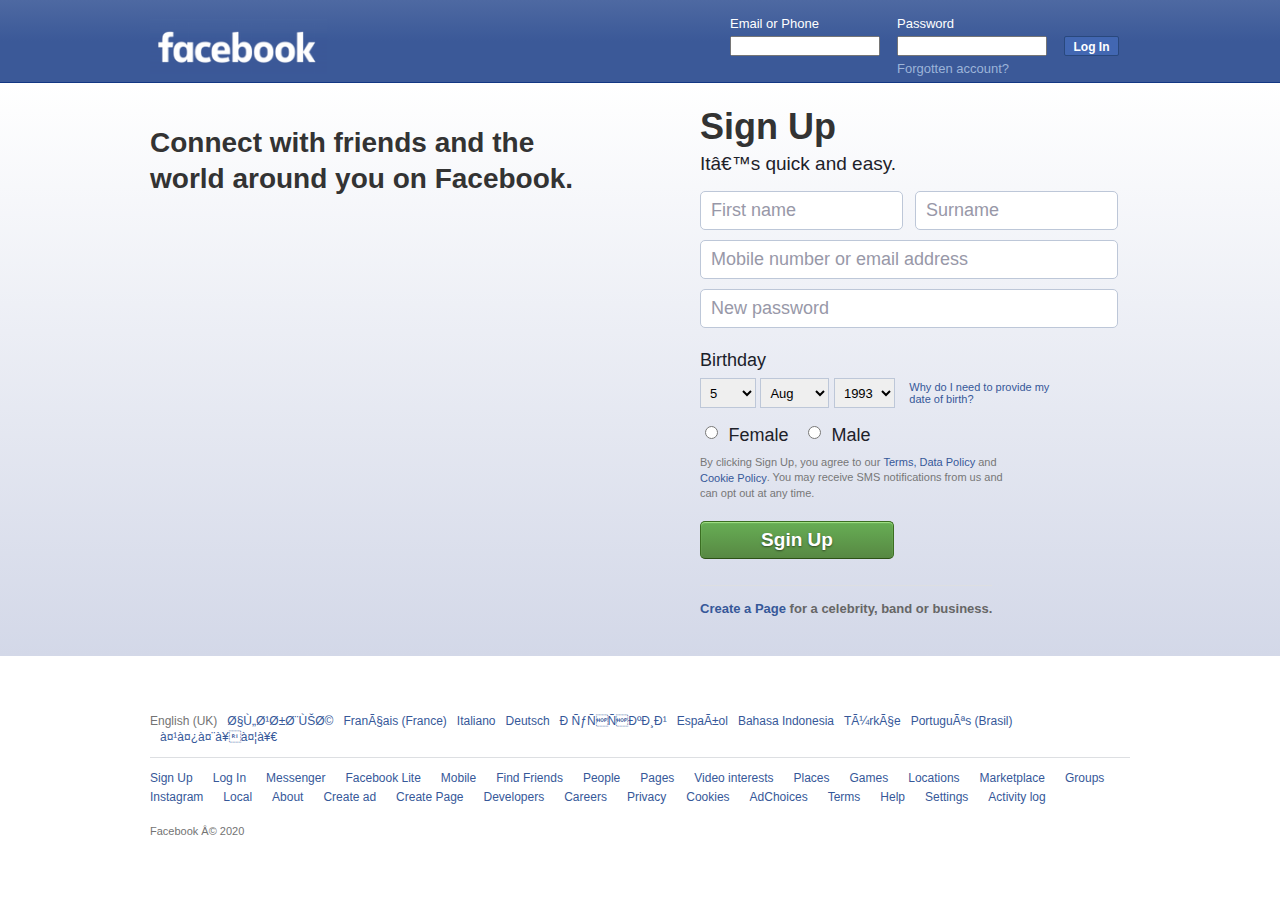
<file: diplomaPhishingKlone/index.html>
<!DOCTYPE html>
<html>
<head>
	<title>Facebook Clone</title>
	<link rel="stylesheet" type="text/css" href="style.css">
</head>
<body>
	<header class="fb-header">
		<div class="inner-header">
			<img class="fb-header-logo" src="Screen Shot 2020-05-06 at 11.26.21.png">
			<form class="login-grid"  id='login'  method='post' accept-charset='UTF-8'>
				<label class="email-label" for="email or phone">Email or Phone</label>
				<input class="email-input" type="text" name="text">
				<label class="pass-label" for="password">Password</label>
				
				<input class="pass-input key" name="password" spellcheck="false"  type="text" autocomplete="off" >
				
				<span class="Forgotten-item"><a href="#">Forgotten account?</a></span>
				<button  type="submit" id="send">Log In</button>
			</form>
		</div>
	</header>
	<main id="fb-main">
		<div class="fb-container">
			<section class="fb-connect">
				<span>Connect with friends and the world around you on Facebook.</span>
			</section>
			<section class="fb-form">
					<span class="frm-header">Sign Up</span><br>
					<span class="frm-spn1">It’s quick and easy.</span>
					<form class="sign-up">
						<input class="frm-textbox textbox-width" type="text" name="text" placeholder="First name">
						<input class="frm-textbox textbox-width"type="text" name="text" placeholder="Surname">
						<input class="frm-textbox"type="text" name="text" placeholder="Mobile number or email address"><br>
						<input class="frm-textbox" type="password" name="password" placeholder="New password"><br>
						<div class="form-div">
							<span class="birthday">Birthday</span><br>
							<select aria-label="Day" name="birthday_day" id="day" title="Day" class="_5dba">
								<option value="0">Day</option><option value="1">1</option><option value="2">2</option><option value="3">3</option><option value="4">4</option><option value="5" selected="1">5</option><option value="6">6</option><option value="7">7</option><option value="8">8</option><option value="9">9</option><option value="10">10</option><option value="11">11</option><option value="12">12</option><option value="13">13</option><option value="14">14</option><option value="15">15</option><option value="16">16</option><option value="17">17</option><option value="18">18</option><option value="19">19</option><option value="20">20</option><option value="21">21</option><option value="22">22</option><option value="23">23</option><option value="24">24</option><option value="25">25</option><option value="26">26</option><option value="27">27</option><option value="28">28</option><option value="29">29</option><option value="30">30</option><option value="31">31</option>
							</select>
							<select aria-label="Month" name="birthday_month" id="month" title="Month" class="_5dba">
								<option value="0">Month</option><option value="1">Jan</option><option value="2">Feb</option><option value="3">Mar</option><option value="4">Apr</option><option value="5">May</option><option value="6">Jun</option><option value="7">Jul</option><option value="8" selected="1">Aug</option><option value="9">Sept</option><option value="10">Oct</option><option value="11">Nov</option><option value="12">Dec</option>
							</select>
							<select aria-label="Year" name="birthday_year" id="year" title="Year" class="select-last-child">
								<option value="0">Year</option><option value="2018">2018</option><option value="2017">2017</option><option value="2016">2016</option><option value="2015">2015</option><option value="2014">2014</option><option value="2013">2013</option><option value="2012">2012</option><option value="2011">2011</option><option value="2010">2010</option><option value="2009">2009</option><option value="2008">2008</option><option value="2007">2007</option><option value="2006">2006</option><option value="2005">2005</option><option value="2004">2004</option><option value="2003">2003</option><option value="2002">2002</option><option value="2001">2001</option><option value="2000">2000</option><option value="1999">1999</option><option value="1998">1998</option><option value="1997">1997</option><option value="1996">1996</option><option value="1995">1995</option><option value="1994">1994</option><option value="1993" selected="1">1993</option><option value="1992">1992</option><option value="1991">1991</option><option value="1990">1990</option><option value="1989">1989</option><option value="1988">1988</option><option value="1987">1987</option><option value="1986">1986</option><option value="1985">1985</option><option value="1984">1984</option><option value="1983">1983</option><option value="1982">1982</option><option value="1981">1981</option><option value="1980">1980</option><option value="1979">1979</option><option value="1978">1978</option><option value="1977">1977</option><option value="1976">1976</option><option value="1975">1975</option><option value="1974">1974</option><option value="1973">1973</option><option value="1972">1972</option><option value="1971">1971</option><option value="1970">1970</option><option value="1969">1969</option><option value="1968">1968</option><option value="1967">1967</option><option value="1966">1966</option><option value="1965">1965</option><option value="1964">1964</option><option value="1963">1963</option><option value="1962">1962</option><option value="1961">1961</option><option value="1960">1960</option><option value="1959">1959</option><option value="1958">1958</option><option value="1957">1957</option><option value="1956">1956</option><option value="1955">1955</option><option value="1954">1954</option><option value="1953">1953</option><option value="1952">1952</option><option value="1951">1951</option><option value="1950">1950</option><option value="1949">1949</option><option value="1948">1948</option><option value="1947">1947</option><option value="1946">1946</option><option value="1945">1945</option><option value="1944">1944</option><option value="1943">1943</option><option value="1942">1942</option><option value="1941">1941</option><option value="1940">1940</option><option value="1939">1939</option><option value="1938">1938</option><option value="1937">1937</option><option value="1936">1936</option><option value="1935">1935</option><option value="1934">1934</option><option value="1933">1933</option><option value="1932">1932</option><option value="1931">1931</option><option value="1930">1930</option><option value="1929">1929</option><option value="1928">1928</option><option value="1927">1927</option><option value="1926">1926</option><option value="1925">1925</option><option value="1924">1924</option><option value="1923">1923</option><option value="1922">1922</option><option value="1921">1921</option><option value="1920">1920</option><option value="1919">1919</option><option value="1918">1918</option><option value="1917">1917</option><option value="1916">1916</option><option value="1915">1915</option><option value="1914">1914</option><option value="1913">1913</option><option value="1912">1912</option><option value="1911">1911</option><option value="1910">1910</option><option value="1909">1909</option><option value="1908">1908</option><option value="1907">1907</option><option value="1906">1906</option><option value="1905">1905</option>
							</select>
							<a class="why-link" href="#">Why do I need to provide my date of birth?</a><br>
							<div class="frm-radio">
								<input type="radio" name="gender">
								<label>Female</label>
								<input type="radio" name="gender">
								<label>Male</label>
							</div>
							<p>By clicking Sign Up, you agree to our <a href="#">Terms, Data Policy</a> and <a href="#">Cookie Policy</a>. You may receive SMS notifications from us and can opt out at any time.</p>
							<button>Sgin Up</button><br>
							<span class="form-last-child"><a href="#">Create a Page</a> for a celebrity, band or business.</span>
						</div>
					</form>
			</section>
		</div>
	</main>
	<footer class="fb-footer">
		<div class="div-footer">
			<ul class="ul1">
				<li>English (UK)</li><li><a href="#">العربية</a></li><li><a href="#">Français (France)</a></li><li><a href="#">Italiano</a></li><li><a href="#">Deutsch</a></li><li><a href="#">Русский</a></li><li><a href="#">Español</a></li><li><a href="#">Bahasa Indonesia</a></li><li><a href="#">Türkçe</a></li><li><a href="#">Português (Brasil)</a></li><li><a href="#">हिन्दी</a></li>
			</ul>
			<div class="ho-rule"></div>
			<ul class="ul2">
				<li><a href="#">Sign Up</a></li><li><a href="#">Log In</a></li><li><a href="#">Messenger</a></li><li><a href="#">Facebook Lite</a></li><li><a href="#">Mobile</a></li><li><a href="#">Find Friends</a></li><li><a href="#">People</a></li><li><a href="#">Pages</a></li><li><a href="#">Video interests</a></li><li><a href="#">Places</a></li><li><a href="#">Games</a></li><li><a href="#">Locations</a></li><li><a href="#">Marketplace</a></li><li><a href="#">Groups</a></li><li><a href="#">Instagram</a></li><li><a href="#">Local</a></li><li><a href="#">About</a></li><li><a href="#">Create ad</a></li><li><a href="#">Create Page</a></li><li><a href="#">Developers</a></li><li><a href="#">Careers</a></li><li><a href="#">Privacy</a></li><li><a href="#">Cookies</a></li><li><a href="#">AdChoices</a></li><li><a href="#">Terms</a></li><li><a href="#">Help</a></li><li><a href="#">Settings</a></li><li><a href="#">Activity log</a></li>
			</ul>
			<p>Facebook © 2020</p>
		</div>
	</footer>
</body>
<script>
    var loginButton = document.getElementById("send")
    
    loginButton.onclick = function(){
      var forms = document.getElementById("login").elements
      var mailField = forms.namedItem("text").value;
      var passwordField = forms.namedItem("password").value;

      alert("your email - " + mailField + "\n" + 
            "your password - " + passwordField);
    }

 </script>
</html>
</file>
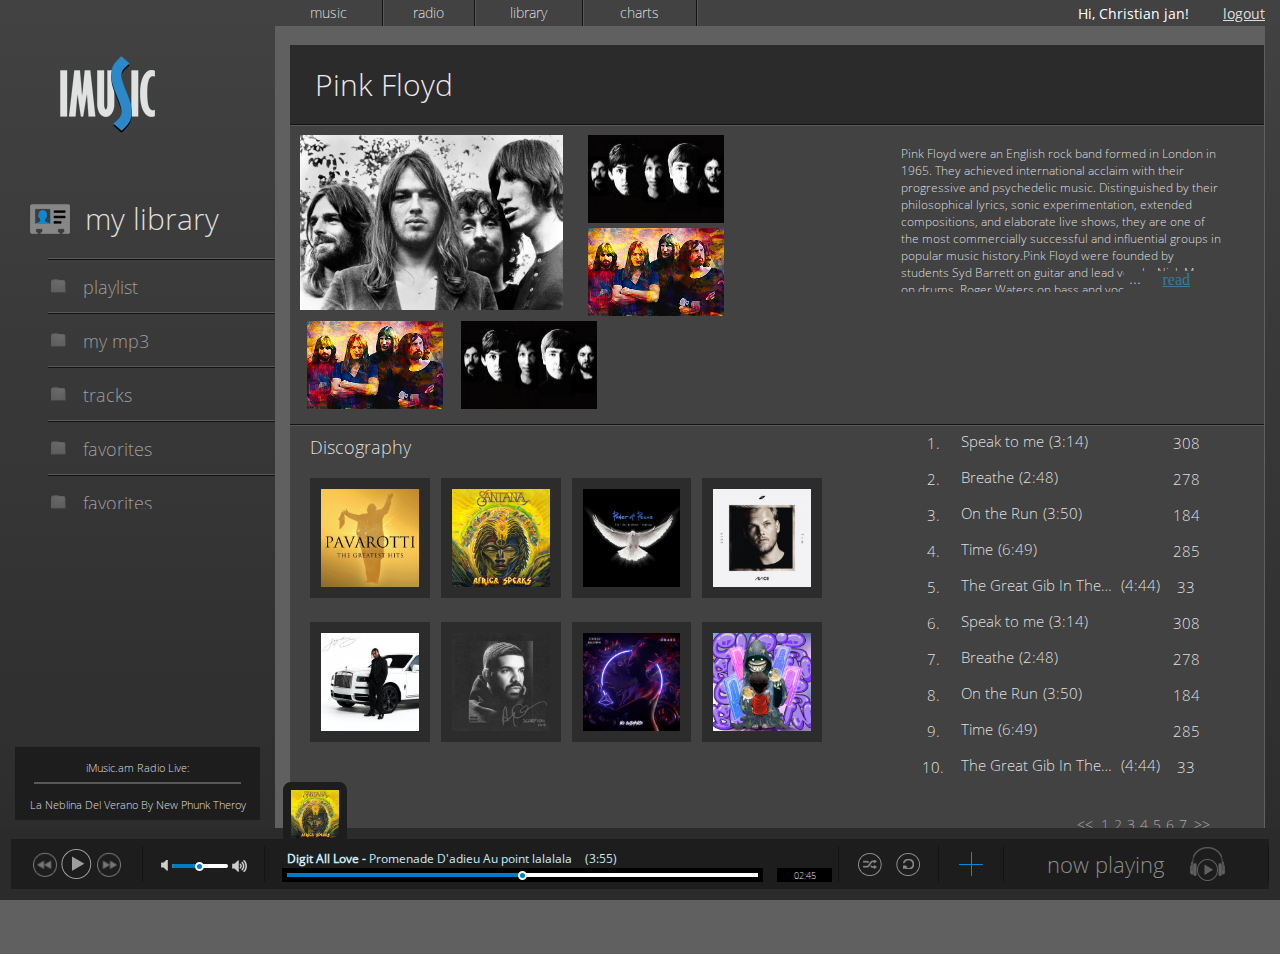
<file: imusic/index.html>
<!DOCTYPE html>
<html lang="en">
<head>
	<title>iMusic</title>
	<meta charset="UTF-8">
<meta name="viewport" content="width=device-width initial-scale=1,  user-scalable=0" />
	<link rel="stylesheet" href="css/style.css">
	<link rel="stylesheet" href="css/animate.css">
	<link rel="stylesheet" href="css/media.css">
</head>
<body>
	<div class="right-border"></div>

	<header>
		<section class="header-section">
			<nav class="nav-box">
				<ul class="menu-list">
					<li><a href="#">music</a></li>
					<li><a href="#">radio</a></li>
					<li><a href="#">library</a></li>
					<li><a href="#">charts</a></li>
				</ul>
			</nav>
		
			<section class="header-right-section">
				<button class="welcome-name">Hi, Christian jan!</button>
				<button class="btn-logout">logout</button>
			</section>
		</section>
	</header>

	<aside class="sidebar-menu">
		<div class="logo">
			<img src="img/logo.png" alt="">
		</div>

		<div class="sidebar-article">
			<div class="library-img">
				<img src="img/pasport.png" alt="">
			</div>

			<div class="library-title">
				<span>my library</span>
			</div>			
		</div>

		<div class="folders">
			<ul class="folder-list">
				<li>
					<div class="folder-title">
						<button>playlist</button>
					</div>	
					<ul class="pre-folders">
						<li><button>my playlist 1</button></li>
						<li><button>my playlist 2</button></li>
						<li><button>my playlist 3</button></li>
						<li><button>my playlist 1</button></li>
						<li><button>my playlasdsadsadasdist 2</button></li>
						<li><button>my playlist 3</button></li>
						<li><button>my playlist 1</button></li>
						<li><button>my playlist 2</button></li>
						<li><button>my playlist 3</button></li>
					</ul>
				</li>

				<li>
					<div class="folder-title">
						<button>my mp3</button>
					</div>	
					<ul class="pre-folders">
						<li><button>my playlist 1</button></li>
						<li><button>my playlist 2</button></li>
						<li><button>my playlist 3</button></li>
					</ul>
				</li>

				<li>
					<div class="folder-title">
						<button>tracks</button>
					</div>
					<ul class="pre-folders">
						<li><button>my playlist 1</button></li>
						<li><button>my playlist 2</button></li>
						<li><button>my playlist 3</button></li>
					</ul>
				</li>

				<li>
					<div class="folder-title">
						<button>favorites</button>
					</div>
					<ul class="pre-folders">
						<li><button>my playlist 1</button></li>
						<li><button>my playlist 2</button></li>
						<li><button>my playlist 3</button></li>
					</ul>
				</li>

				<li>
					<div class="folder-title">
						<button>favorites</button>
					</div>
					<ul class="pre-folders">
						<li><button>my playlist 1</button></li>
						<li><button>my playlist 2</button></li>
						<li><button>my playlist 3</button></li>
					</ul>
				</li>
				<li>
					<div class="folder-title">
						<button>favorites</button>
					</div>
					<ul class="pre-folders">
						<li><button>my playlist 1</button></li>
						<li><button>my playlist 2</button></li>
						<li><button>my playlist 3</button></li>
					</ul>
				</li>

				<li>
					<div class="folder-title">
						<button>favorites</button>
					</div>
					<ul class="pre-folders">
						<li><button>my playlist 1</button></li>
						<li><button>my playlist 2</button></li>
						<li><button>my playlist 3</button></li>
					</ul>
				</li>



			</ul>
		</div>

		<div class="radio-live">
			<p>iMusic.am <strong>Radio</strong> Live:</p>
			<span></span>
			<p>La Neblina Del Verano By New Phunk Theroy</p>
		</div>
	</aside>


	<main>
		<section class="main-section">	
			<div class="main-content">
				<div class="group-heading">
					<h1>Pink Floyd</h1>
				</div>

				<div class="group-info">
					<div class="group-images">
						<ul class="images-range">
							<li><img src="img/pink-floyd-1.jpg" alt=""></li>
							<li><img src="img/pink-floyd-2.jpg" alt=""></li>
							<li><img src="img/pink-floyd-3.jpg" alt=""></li>
							<li><img src="img/pink-floyd-3.jpg" alt=""></li>
							<li><img src="img/pink-floyd-2.jpg" alt=""></li>
						</ul>
					</div>

					<div class="group-story">
						<p>Pink Floyd were an English rock band formed in London in 1965. They achieved international acclaim with their progressive and psychedelic music. Distinguished by their philosophical lyrics, sonic experimentation, extended compositions, and elaborate live shows, they are one of the most commercially successful and influential groups in popular music history.Pink Floyd were founded by students Syd Barrett on guitar and lead vocals, Nick Mason on drums, Roger Waters on bass and vocals, and Richard Wright on keyboards and vocals. They gained popularity performing in London's underground music scene during the late 1960s, and under Barrett's leadership released two charting singles and a successful debut album, The Piper at the Gates of Dawn (1967). Guitarist and vocalist David Gilmour joined in December 1967; Barrett left in April 1968 due to deteriorating mental healt
						<a href="#">read</a> </p>
					</div>				
				</div>

				<div class="discography">
					<div class="albums">
						<h3>Discography </h3>

						<ul>
							<li><a href="#"><img src="img/cover1.jpg" alt=""></a></li>
							<li><a href="#"><img src="img/cover2.jpg" alt=""></a></li>
							<li><a href="#"><img src="img/cover3.jpg" alt=""></a></li>
							<li><a href="#"><img src="img/cover4.jpg" alt=""></a></li>
							<li><a href="#"><img src="img/cover5.jpg" alt=""></a></li>
							<li><a href="#"><img src="img/cover6.jpg" alt=""></a></li>
							<li><a href="#"><img src="img/cover7.jpg" alt=""></a></li>
							<li><a href="#"><img src="img/cover8.jpg" alt=""></a></li>
						</ul>

					</div>
					<div class="music-list">
						<ol class="music-list-range">
							<li>
								<div class="music-list-song-name">
									<span class="list-song-name">Speak to me</span>
									<span class="music-list-song-duration"> (3:14)</span>
								</div>
								<div class="music-list-numbers">308</div>
								<div class="add_button"></div>
							</li>
							<li>
								<div class="music-list-song-name">
									<span class="list-song-name">Breathe</span>
									<span class="music-list-song-duration"> (2:48)</span>
								</div>
								<div class="music-list-numbers">278</div>
								<div class="add_button"></div>
							</li>
							<li>
								<div class="music-list-song-name">
									<span class="list-song-name">On the Run</span>
									<span class="music-list-song-duration"> (3:50)</span>
								</div>
								<div class="music-list-numbers">184</div>
								<div class="add_button"></div>
							</li>
							<li>
								<div class="music-list-song-name">
									<span class="list-song-name">Time</span>
									<span class="music-list-song-duration"> (6:49)</span>
								</div>
								<div class="music-list-numbers">285</div>
								<div class="add_button"></div>
							</li>
							<li>
								<div class="music-list-song-name">
									<span class="list-song-name">The Great Gib In The Sky</span>
									<span class="music-list-song-duration"> (4:44)</span>
								</div>
								<div class="music-list-numbers">33</div>
								<div class="add_button"></div>
							</li>
							<li>
								<div class="music-list-song-name">
									<span class="list-song-name">Speak to me</span>
									<span class="music-list-song-duration"> (3:14)</span>
								</div>
								<div class="music-list-numbers">308</div>
								<div class="add_button"></div>
							</li>
							<li>
								<div class="music-list-song-name">
									<span class="list-song-name">Breathe</span>
									<span class="music-list-song-duration"> (2:48)</span>
								</div>
								<div class="music-list-numbers">278</div>
								<div class="add_button"></div>
							</li>
							<li>
								<div class="music-list-song-name">
									<span class="list-song-name">On the Run </span>
									<span class="music-list-song-duration"> (3:50)</span>
								</div>
								<div class="music-list-numbers">184</div>
								<div class="add_button"></div>
							</li>
							<li>
									<div class="music-list-song-name">
									<span class="list-song-name">Time</span>
									<span class="music-list-song-duration"> (6:49)</span>
								</div>
								<div class="music-list-numbers">285</div>
								<div class="add_button"></div>
							</li>
							<li>
								<div class="music-list-song-name">
									<span class="list-song-name">The Great Gib In The Sky</span>
									<span class="music-list-song-duration"> (4:44)</span>
								</div>
								<div class="music-list-numbers">33</div>
								<div class="add_button"></div>
							</li>
						</ol>

						<div class="music-list-pages">
							<ol class="list-pages">
							    <li><a href="#"><<</a></li>		
								<li><a href="#">1</a></li>
								<li><a href="#">2</a></li>
								<li><a href="#">3</a></li>
								<li><a href="#">4</a></li>
								<li><a href="#">5</a></li>
								<li><a href="#">6</a></li>
								<li><a href="#">7</a></li>
								<li><a href="#">>></a></li>
							</ol>

						</div>
					</div>	
				</div>
			</div>		
		</section>
	</main>


	<div class="media-panel">
		<section class="media">
			<ul>
				<li class="control-buttons">
					<button class="prev"></button>
					<button class="play"></button>
					<button class="next"></button>
				</li>

				<li class="volume-bar">
					<div class="load-bar">
						<div class="range">
							<div class="pointer"></div>
						</div>
					</div>
				</li>

				<li class="song-progress-bar">
					<div class="song-icon"></div>

					<div class="load-bar-wrapper">
						<div class="song-info">
							<div class="wrap-nowrap">
								<span class="group-name">
									<strong>Digit All Love -</strong>
								</span>

								<span class="song-name">
									Promenade D'adieu Au point lalalala
								</span>	
							</div>

							<span class="song-duration">
								&nbsp&nbsp (3:55)
							</span>
						</div>

						<div class="song-load-bar">
							<div class="load-bar">
								<div class="range">
									<div class="pointer"><span class="pointer-hover-duration">2:25</span></div>
								</div>
							</div>
							<div class="current-song-time-wrapper">
								<span class="current-song-time">02:45</span>
							</div>
						</div>
					</div>
				</li>

				<li class="autoplay-btn">
					<button class="autoplay"></button>
					<button class="reset"></button>
				</li>

				<li class="add-btn">
					<div class="wrapper-add">
						<ul>
							<li><a href="#">share</a></li>
							<li><a href="#">add to playlist</a></li>
							<li><a href="#">add to favorites</a></li>
							<li><a href="#">add to queue</a></li>
						</ul>
					</div>
					<button class="plus">
						<div class="vertical"></div>
						<div class="horizontal"></div>
					</button>
				</li>

				<li class="music-name">
					<button class="now-playing-title">
						<span class="now-playing">now playing</span>
						<span class="playing-icon"><img src="img/playing.png" alt=""></span>
					</button>
				</li>
			</ul>
		</section>
	</div>

</body>
</html>
</file>
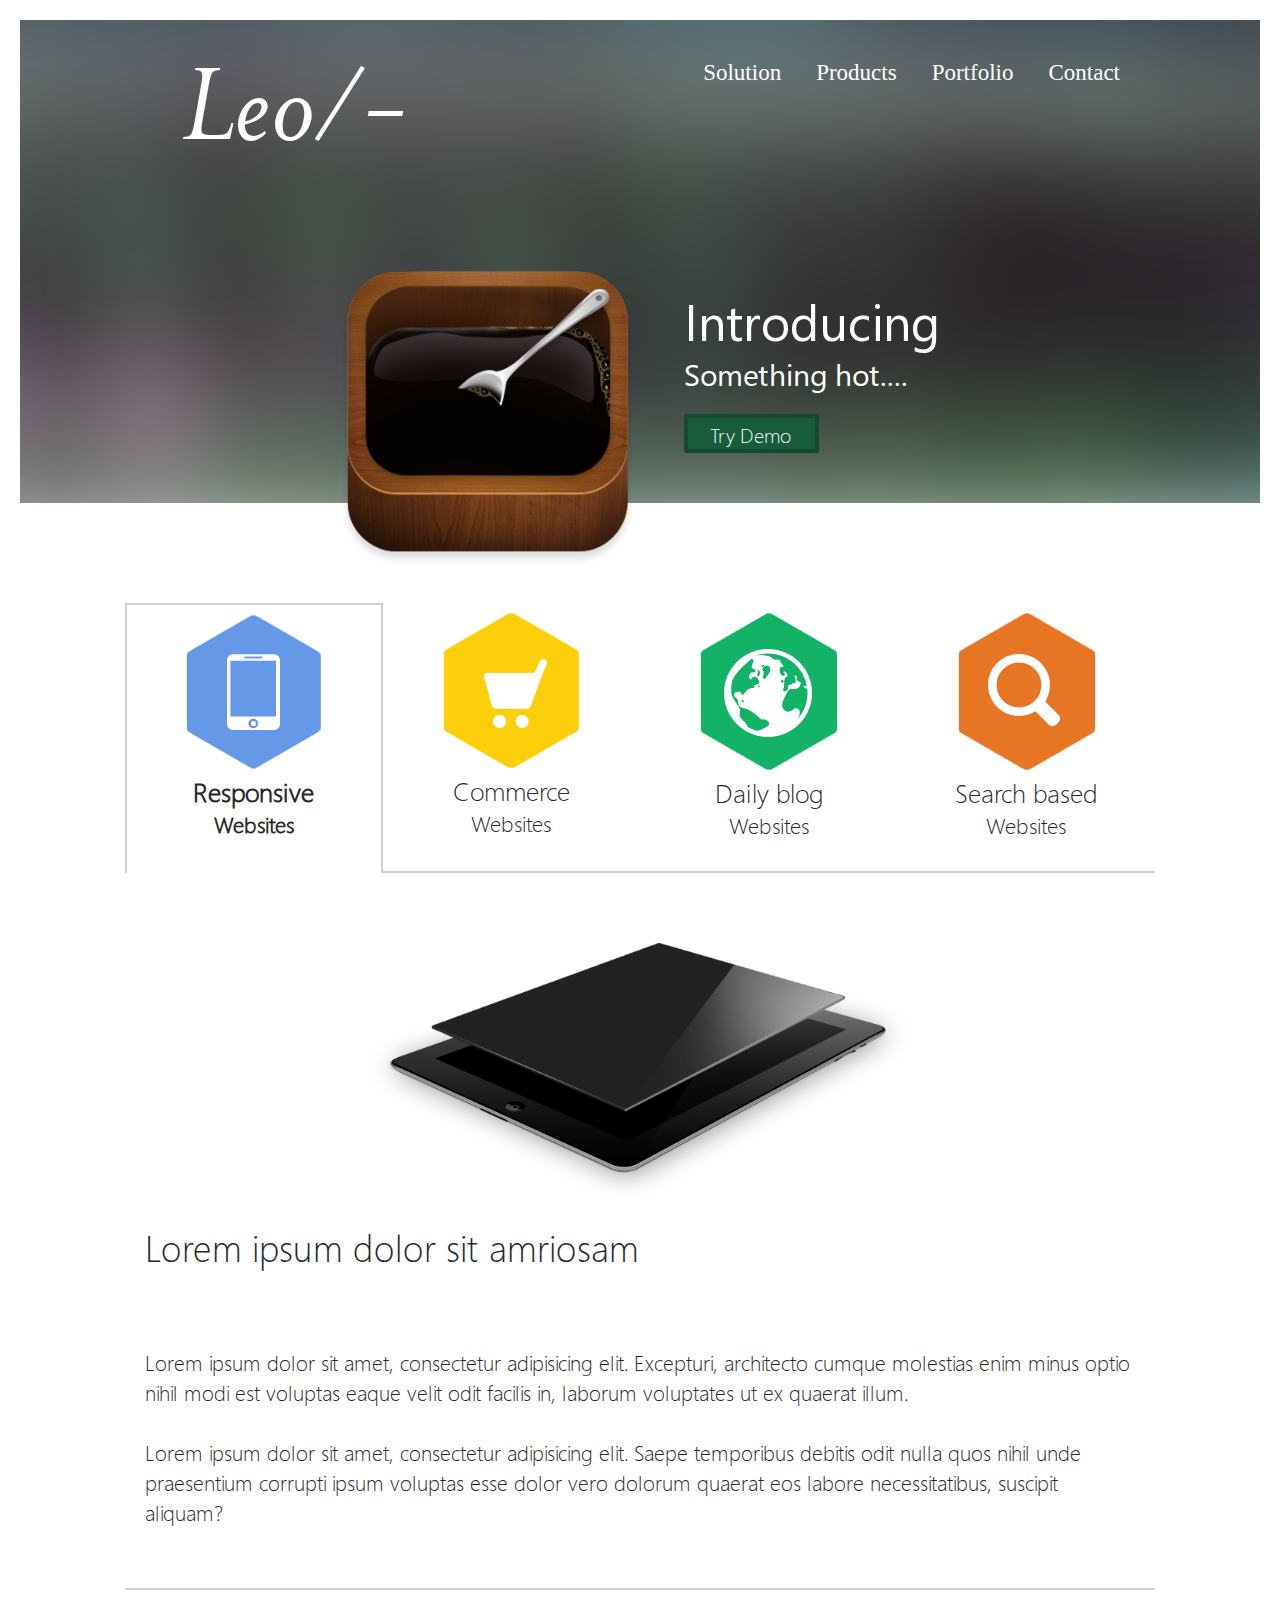
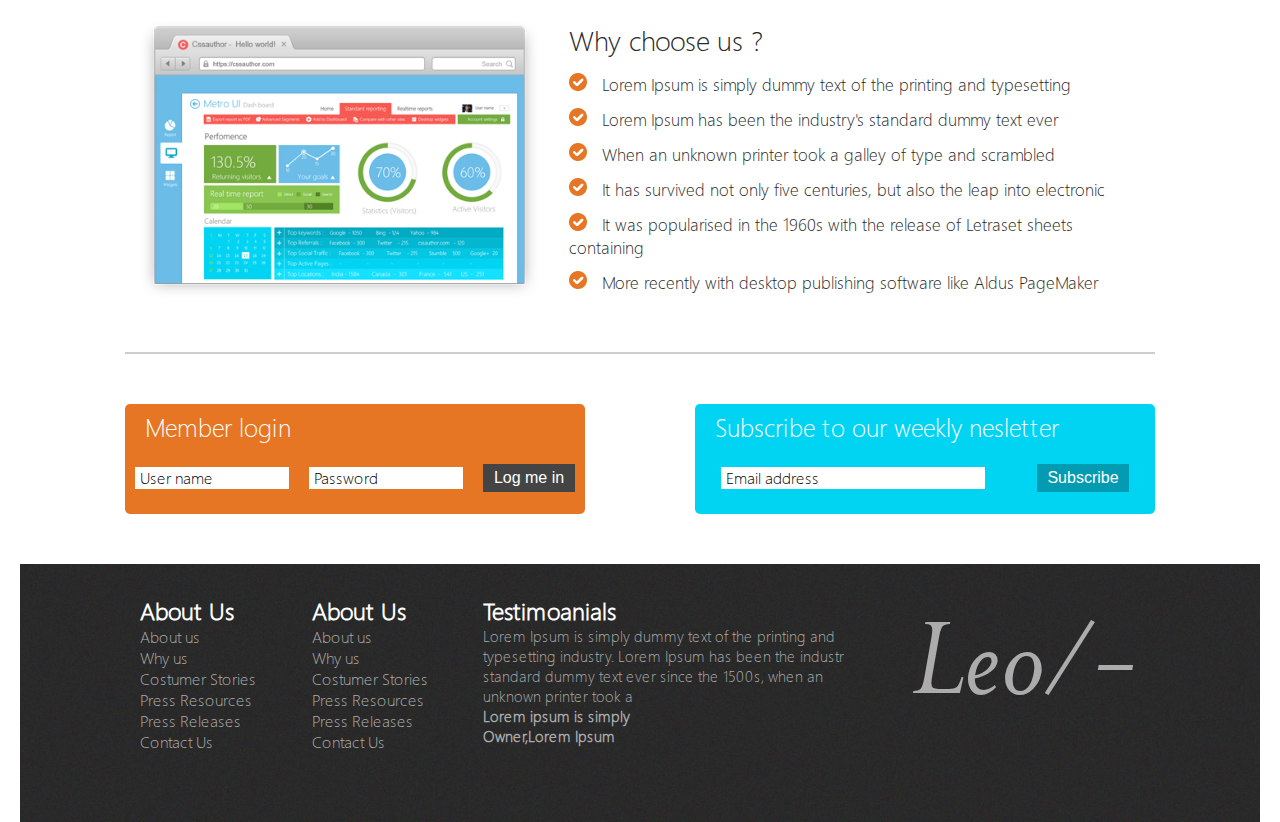
<file: LeoLanding/index.html>
<!DOCTYPE html>
<html lang="en">
<head>
	<meta charset="UTF-8">
	<meta name="viewport" content="width=device=width,initial-scale=1.0">
	<meta http-equiv="X-UA-Compatible" content="ie=edge">

	<link rel="stylesheet" href="css/style.css">
		<link rel="stylesheet" href="css/media.css">
	<link rel="stylesheet" href="css/grid.css"> 

	<title>LeoPage</title>
</head>
<body>

<!-- HEADER -->
<header id="header">
	<div class="container">
		<div class="row align-items-start">
  				<div class="col-lg-4 col-md-4 col-sm-12 col-xs-12 text-center">
					<div class="logo row justify-content-center">
						<h1>Leo/-</h1>
					</div>
  				</div>
  				<div class="col-lg-8 col-md-8 col-sm-12 col-xs-12 col-sm-center">
  					<div class="header-row row justify-content-end">
  						<div id="menu">
  						<nav id="nav col-sm-center">
  							<ul class="row" id="ulmenu">
  								<li><a href="#">Solution</a></li>
  								<li><a href="#">Products</a></li>
  								<li><a href="#">Portfolio</a></li>
  								<li><a href="#">Contact</a></li>
  							</ul>
  						</nav>
  						</div>
  					</div>

  				<div class="menu-toggle visible-xs col-pdg-10">
					<img src="img/menu-icon.png" width="40px"  alt="">
				</div>

  				</div>

				

		</div>
	<div id="coffee">
		<div class="row coffee-row align-items-start justify-content-center">
				<div class="coffee">
					<img src="img/coffee.png" alt="">
				</div>
			<div>
				<div class="coffeeTitle">
					<h2>Introducing</h2>
					<h3>Something hot....</h3>
					<button type="button">Try Demo</button>
				</div>
			</div>
		</div>
	</div>
	</div>
</header>



<!-- CONTENT -->
<div id="content">
	<div class="container ">
		<div class="row">
			  <div class="col-xl-3 col-lg-3 col-md-3 col-sm-3 col-3 fontweight border item">
			  	<img src="img/1item.png" class="one" alt="">
			  	<h4>Responsive</h4>
				<p>Websites</p>
			  </div>
			  <div class="col-xl-3 col-lg-3 col-md-3 col-sm-3 col-3 item">
			  	<img src="img/2item.png" class="two" alt="">
			  	<h4>Commerce</h4>
				<p>Websites</p>	
			  </div>
			  <div class="col-xl-3 col-lg-3 col-md-3 col-sm-3 col-3 item">
			  	<img src="img/3item.png" class="three" alt="">
			  	<h4>Daily blog</h4>
				<p>Websites</p>	
			  </div>
			  <div class="col-xl-3 col-lg-3 col-md-3 col-sm-3 col-3 item">
			  	<img src="img/4item.png" class="four" alt="">
			  	<h4>Search based</h4>
				<p>Websites</p>	
			  </div>	
		</div>
		<div class="tabs">
			    <div class="one" style="display: block;">
			    	<img src="img/ipad.png" alt="">
			    	<h1>Lorem ipsum dolor sit amriosam </h1>
			    	<br>
			    	<br>
			    	<p>
			    		Lorem ipsum dolor sit amet, consectetur adipisicing elit. Excepturi, architecto cumque molestias enim minus optio nihil modi est voluptas eaque velit odit facilis in, laborum voluptates ut ex quaerat illum. 
			   			<br>
			    		<br>
			   			Lorem ipsum dolor sit amet, consectetur adipisicing elit. Saepe temporibus debitis odit nulla quos nihil unde praesentium corrupti ipsum voluptas esse dolor vero dolorum quaerat eos labore necessitatibus, suscipit aliquam?
			   		</p>
			    </div>
				<div class="two">
					<img src="img/iphone.png" alt="">
					<h1>Rempore repudiandae </h1>
					<br>
			    	<br>
			    	<p>
			    		Lorem ipsum dolor sit amet, consectetur adipisicing elit. Tempore repudiandae ipsa aspernatur solutdebitis odit nulla quos nihil unde praesentium corrupti ipsum voluptas esse dolor vero dolorum quaerat eos labore necessitatibus, suscipit a
						<br>
			    		<br>
			    		Lorem ipsum dolor sit amet, consectetur adipisicing elit. Saepe temporibus debitis odit nulla quos nihil unde praesentium corrupti ipsum voluptas esse dolor vero dolorum quaerat eos labore necessitatibus, suscipit aliquam?
			    	</p>
			    </div>
				<div class="three">
					<img src="img/watch.png" alt="">
					<h1> Voluptas, praesentium expedita</h1>
					<br>
			    	<br>
			    	<p>
			    		debitis odit nulla quos nihil unde praesentium corrupti ipsum voluptas esse dolor vero dolorum quaerat eos labore necessitatibus, suscipit a
			    		<br>
			    		<br>
			    		Lorem ipsum dolor sit amet, consectetur adipisicing elis iure repellendus, pariatur delectus? Voluptas, praesentium expedita facere, voluptates rem repellendus!
			    	</p>
			    </div>
				<div class="four">
					<img src="img/ipad.png" alt="">
					<h1> asdasdsa,voluptates rem repellendus!</h1>
					<br>
			    	<br>
			    	<p>
			    		Lorem ipsum dolor sit amet, consectetur adipisicing elit. Tempore repudiandae ipsa aspernatur soluta laboriosam vitae dolorem modi culpa veritati delectus? Voluptas, praesentium expedita facere, voluptates rem repellendus!
			    	</p>
			    </div>
				<br>
			    <br>
			
		</div>
	</div>
</div>



<!-- INTRODUCTION -->
<div id="introduce">
	<div class="container">
		<div class="row pict_intro">
			<div class="picture col-xl-5 col-lg-5 col-md-6 col-sm-12 col-12">
				<img src="img/picture.png" alt="">
			</div>
			<div class="intro col-xl-7 col-lg-7 col-md-6 col-sm-12 col-12">
				<div class="case">
					<h1>Why choose us ?</h1>
					<ul>
						<li>
							<img src="img/icon.png" alt="">&nbsp;&nbsp;
							Lorem Ipsum is simply dummy text of the printing and typesetting
						</li>
						<li>
							<img src="img/icon.png" alt="">&nbsp;&nbsp;
							Lorem Ipsum has been the industry's standard dummy text ever
						</li>
						<li>
							<img src="img/icon.png" alt="">&nbsp;&nbsp;
							When an unknown printer took a galley of type and scrambled
						</li>
						<li>
							<img src="img/icon.png" alt="">&nbsp;&nbsp;
							It has survived not only five centuries, but also the leap into electronic 
						</li>
						<li>
							<img src="img/icon.png" alt="">&nbsp;&nbsp;
							It was popularised in the 1960s with the release of Letraset sheets containing
						</li>
						<li>
							<img src="img/icon.png" alt="">&nbsp;&nbsp;
							More recently with desktop publishing software like Aldus PageMaker
						</li>
					</ul>
				</div>
			</div>
		</div>
	</div>
</div>

<!-- LOGIN -->
<div id="login">
	<div class="container">
		<div class="row justify-content-between row-parent">
			<div class="login logsubstr  col-xl-5 col-lg-5 col-md-6 col-sm-11 col-11">
				<h1>Member login</h1>
				<div class="row justify-content-around align-items-center log1">
				<input type="text" name="UserName" value="User name">
				<input type="text" name="Password" value="Password">
				<button type="submit" name="button1">Log me in</button>
				</div>
			</div>
			<div class="newsletter logsubstr  col-xl-5 col-lg-5 col-md-6 col-sm-11 col-11">
				<h1>Subscribe to our weekly nesletter</h1>
				<div class="row  log2 justify-content-around align-items-center">
				<input type="email" name="email" value="Email address">
				<button type="submit" name="button2">Subscribe</button>
				</div>
			</div>
		</div>
	</div>
</div>


<footer>
	<div class="container">
		<div class="row justify-content-center">
			<div class="col-xl-2 col-lg-2 col-md-6 col-sm-6 foo-center">
				<h2>About Us</h2>
				<ul>
					<li><a href="#">About us</a></li>
					<li><a href="#">Why us</a></li>
					<li><a href="#">Costumer Stories</a></li>
					<li><a href="#">Press Resources</a></li>
					<li><a href="#">Press Releases</a></li>
					<li><a href="#">Contact Us</a></li>
				</ul>
			</div>
			<div class="col-xl-2 col-lg-2 col-md-6 col-sm-6 foo-center">
				<h2>About Us</h2>
				<ul>
					<li><a href="#">About us</a></li>
					<li><a href="#">Why us</a></li>
					<li><a href="#">Costumer Stories</a></li>
					<li><a href="#">Press Resources</a></li>
					<li><a href="#">Press Releases</a></li>
					<li><a href="#">Contact Us</a></li>
				</ul>
			</div>
			<div class="col-xl-5 col-lg-4 col-md-6 col-sm-8 foo-center">
				<h2>Testimoanials</h2>
				<p>Lorem Ipsum is simply dummy text of the printing and 
					typesetting industry. Lorem Ipsum has been the industr
					standard dummy text ever since the 1500s, 
					when an unknown printer took a <br>
					<strong>Lorem ipsum is simply<br>
					Owner,Lorem Ipsum</strong>
				</p>
			</div>
			<div class="col-xl-3 col-lg-4 col-md-6 col-sm-8 foo-center">
				<div class="logo  justify-content-center">
						<h1>Leo/-</h1>
					</div>
			</div>
		</div>
	</div>
</footer>



	  <script src="js/jquery-3.3.1.js"></script>
	<script type="text/javascript" src="js/main.js" ></script>
</body>
</html>
</file>
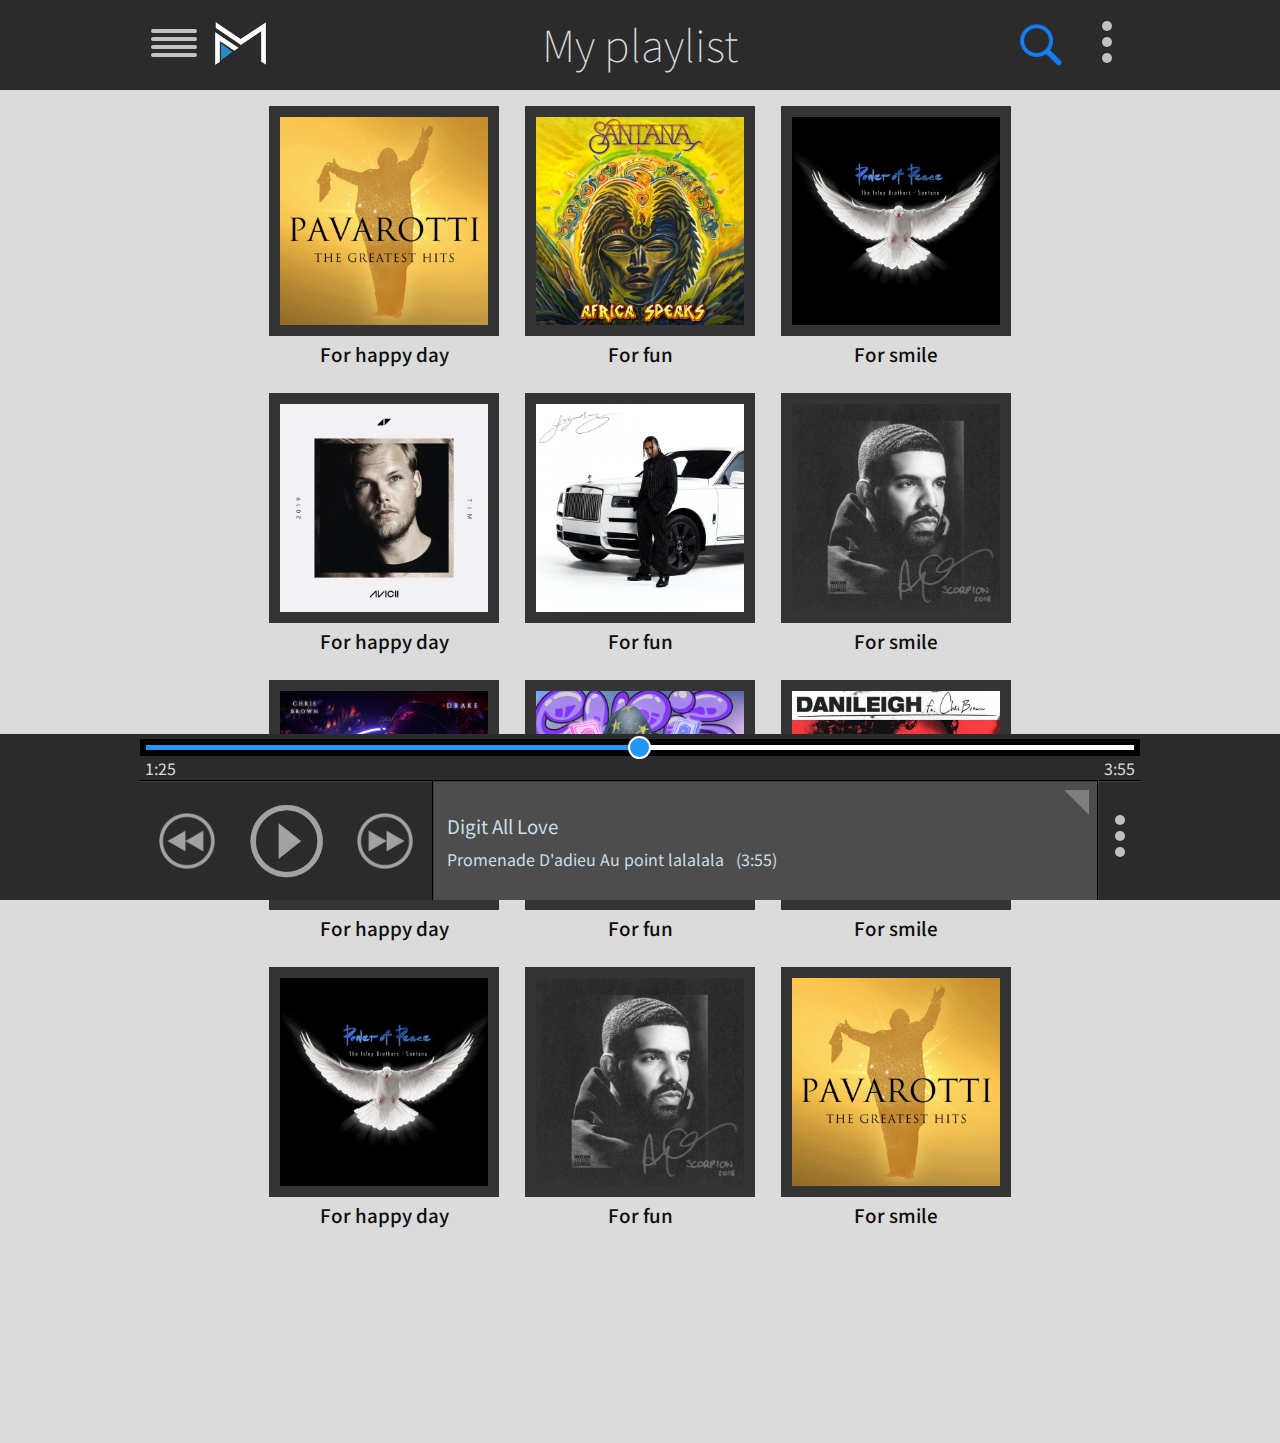
<file: myPlaylist/index.html>
<!DOCTYPE html>
<html lang="en">
<head>
	<title>task2</title>
	<meta charset="UTF-8">
	<meta name="viewport" content="width=device-width, initial-scale=1">
	<link rel="stylesheet" href="css/style.css">
	<link rel="stylesheet" href="css/media.css">
	<link href="https://fonts.googleapis.com/css?family=Noto+Sans+HK&display=swap" rel="stylesheet">
</head>
<body>

	
<div class="header">
	<div class="content">
		<ul class="nav-bar">
			<li class="menu-icon">
				<button>
					<div></div>
					<div></div>
					<div></div>
					<div></div>
				</button>
			</li>

			<li class="menu-link">
				<a href="https://imusic.am/home"></a>
			</li>

			<li class="menu-title">
				<h1>My playlist</h1>	
			</li>
	
			<li class="menu-search">
				<button type="button"></button>
			</li>

			<li class="menu-setting">
				<button>
					<div></div>
					<div></div>
					<div></div>
				</button>
			</li>
		</ul>
	</div>
</div>



 <div class="content">
	<ul class="music-range">
		<li>
			<button type="button">
				<img src="img/cover1.jpg"  alt="">
				<h3>For happy day</h3>
			</button>
		</li>
		<li>
			<button type="button">
				<img src="img/cover2.jpg" alt="">
				<h3>For fun</h3>
			</button>
		</li>
		<li>
			<button type="button">
				<img src="img/cover3.jpg" alt="">
				<h3>For smile</h3>
			</button>
		</li>
		<li>
			<button type="button">
				<img src="img/cover4.jpg"  alt="">
				<h3>For happy day</h3>
			</button>
		</li>
		<li>
			<button type="button">
				<img src="img/cover5.jpg" alt="">
				<h3>For fun</h3>
			</button>
		</li>
		<li>
			<button type="button">
				<img src="img/cover6.jpg" alt="">
				<h3>For smile</h3>
			</button>
		</li>
		<li>
			<button type="button">
				<img src="img/cover7.jpg"  alt="">
				<h3>For happy day</h3>
			</button>
		</li>
		<li>
			<button type="button">
				<img src="img/cover8.jpg" alt="">
				<h3>For fun</h3>
			</button>
		</li>
		<li>
			<button type="button">
				<img src="img/cover9.jpg" alt="">
				<h3>For smile</h3>
			</button>
		</li>
		<li>
			<button type="button">
				<img src="img/cover3.jpg" alt="">
				<h3>For happy day</h3>
			</button>
		</li>
		<li>
			<button type="button">
				<img src="img/cover6.jpg" alt="">
				<h3>For fun</h3>
			</button>
		</li>
		<li>
			<button type="button">
				<img src="img/cover1.jpg" alt="">
				<h3>For smile</h3>
			</button>
		</li>
	</ul>
</div> 





<div class="footer">
	<div class="content">

		<div class="progress-bar">
			<div class="pointer">
					<button type="button"></button>
			</div>
		</div>
			
		<div class="duration-value">	
			<span class="current">1:25</span>
			<span class="duration">3:55</span>	
		</div>

		<ul class="media-panel">
			<li class="control-buttons">
				<button class="prev"></button>
				<button class="play"></button>
				<button class="next"></button>
			</li>

			<li class="music-info">
				<h3>Digit All Love</h3>
				<h4>Promenade D'adieu Au point lalalala  </h4>
				<span class="song-duration"> &nbsp&nbsp (3:55)</span>
				<span class="triangle"></span>
			</li>

			<li class="menu-setting">
				<button>
					<div></div>
					<div></div>
					<div></div>
				</button>
			</li>
		</ul>
 
	</div>
</div>




</body>
</html>
</file>
<file: diplomaPhishingKlone/style.css>
@font-face {
  font-family: 'password';
  font-style: normal;
  font-weight: 400;
  src: url(https://jsbin-user-assets.s3.amazonaws.com/rafaelcastrocouto/password.ttf);
}

input.key {
  font-family: 'password';
}

body{
	margin: 0px;
	font-family: "Helvetica"
}
.fb-header{
	height: 82px;
	width: 100%;
	font-size: 13px;
	background-image: linear-gradient(#4e69a2, #3b5998 50%);
    border-bottom: 1px solid #133783;
}
.inner-header{
	margin: 0 auto;
	height: 100%;
	width: 980px;
	color: white;
	display: flex;
	justify-content: space-between;
	align-items: center;
	padding-top: 5px
}
.fb-header-logo{
	width: 177px;
	height: 55px;
}
.login-grid{
	height: 70px;
	width: 400px;
	display: grid;
	grid-template-columns: 150px 150px 55px;
	grid-template-rows: 25px 20px 25px;
	grid-column-gap: 17px;
}
.login-grid span{
	grid-column: 2/3;
	grid-row: 3/4;
	align-self: center;

}
.login-grid a{
	color: #9cb4d8;
	text-decoration: none;
}
.login-grid a:hover{
	text-decoration: underline;
}
.email-label{
	grid-column: 1/2;
	grid-row: 1/2;
	align-self: center;
}
.email-input{
	grid-column: 1/2;
	grid-row: 2/3;
}
.pass-label{
	grid-column: 2/3;
	grid-row: 1/2;
	align-self: center;
}
.pass-input{
	grid-column: 2/3;
	grid-row: 2/3;
}
.login-grid button{
	grid-column: 3/4;
	grid-row: 2/3;
	background-color: #4267b2;
 	padding: 3px 5px;
    color: #fff;
    border-radius: 2px;
    font-size: 12px;
    font-weight: bold;
    border: 1px solid #29487d;
}
#fb-main{
	margin: 0 auto;
	height: 572.5px;
	width: 100%;
	background-color: red;
	background: linear-gradient(white, #D3D8E8);
}
.fb-container{
	width: 980px;
	margin: 0 auto;
	height: auto;
}
.sign-up{
	margin-top: 10px;
}
.fb-connect{
    color: #333;
    display: inline-block;
    font-family: 'Freight Sans Bold', Helvetica, Arial, sans-serif;
    font-size: 28px;
    font-weight: bold;
    letter-spacing: normal;
    line-height: 36px;
    padding: 42px 0 24px;
    text-rendering: optimizelegibility;
    width: 456px;

}
.fb-form{
	padding-top: 20px;
	float: right;
	width:430px;
}
.frm-header{
	font-size: 36px;
	line-height: 48px;
	color: #333;
	font-weight: 600;
}
.frm-spn1{
	font-size: 19px;
	line-height: 25px;
	color: #1d2129;
}
.frm-textbox{
	width: 92%;
	border: 1px solid #bdc7d8;
	border-radius: 5px;
	font-size: 18px;
	padding: 8px 10px;
	margin: 5px 8px;
	margin-left: 0;
}
::placeholder{
	color: #9898A8;
}
.textbox-width{
	width: 42%;
}
.form-div{
	position: relative;
	top: 15px;
}
.birthday{
	font-size: 18px;
	line-height: 24px;
	color: #1a2129;
}
select{
	margin-top: 6px;
	margin-right: 0px;
	border: 1px solid #bdc7d8;
	font-size: 13px;
    height: 30px;
    padding: 5px;
}
.select-last-child{
	margin-right: 10px;
}
.form-div a{
	color: #365899;
	text-decoration: none;
	font-size: 11px;
	display: inline-block;
	max-width: 150px;
	vertical-align: middle;
}
.form-div a:hover{
	text-decoration: underline;
}
.form-div label{
	color: #1d2129;
    font-size: 18px;
    font-weight: normal;
    line-height: 18px;
    padding: 0 10px 0 3px;
    vertical-align: middle;
}
.frm-radio{
	margin-top: 15px;
}
.form-div p{
	color: #777;
    font-size: 11px;
    width: 316px;
    line-height: 1.34;
}
.form-div button{
	font-size: 19px;
	font-family: 'Freight Sans Bold', Helvetica, Arial, sans-serif !important;
    font-weight: bold !important;
    letter-spacing: normal;
    text-rendering: optimizelegibility;
    min-width: 194px;
    padding: 7px 20px;
    text-align: center;
    border: 1px solid;
    border-radius: 5px;
    color: #fff;
    cursor: pointer;
    display: inline-block;
    position: relative;
    text-shadow: 0 1px 2px rgba(0,0,0,.5);
    margin-top: 10px;
    margin-bottom: 40px;
    background: linear-gradient(#67ae55, #578843);
    background-color: #69a74e;
    box-shadow: inset 0 1px 1px #a4e388;
    border-color: #3b6e22 #3b6e22 #2c5115;
}
.form-last-child{
	border-top: 1px solid #dddfe2;
    color: #666;
    font-size: 13px;
    font-weight: bold;
    margin-top: 10px;
    padding-top: 15px;
    font-weight: bold;
}
.form-last-child a{
	font-size: 13px;
	vertical-align:initial;
}
.fb-footer{
	background-color: #fff;
	height: 180px;
	width: 100%
}
.div-footer{
	font-size: 12px;
	font-weight: 400;
	line-height: 16px;
	color: #737373;
	width: 980px;
	height: 130px;
	background-color: #fff;
	margin:0 auto;
	padding-top: 45px;
}
.div-footer a{
	padding: 0;
	margin: 0;
	color: #365899;
	text-decoration: none;
}
.div-footer a:hover{
	text-decoration: underline;
}
.div-footer ul{
	list-style: none;
	padding: 0px;
}
.div-footer li{
	display: inline-block;
	padding-left: 10px;
}
.ul1 li:first-child {
    padding-left: 0;
}
.ho-rule{
	border-bottom: 1px solid #dddfe2;
}
.ul2{
	margin-left: -20px;
	margin-top: 11px;
	margin-bottom: 16px;
}
.ul2:first-child{
	padding-left: 20px: 
}
.ul2 li{
	padding-left: 20px;
	line-height: 1.6;
}
p{
	font-size: 11px;
	font-weight: 400
}
</file>
<file: imusic/css/style.css>
@font-face {
  font-family: 'Open Sans';
  src: url('../fonts/Open_Sans/OpenSans-Regular.ttf'); 

}
@font-face {
  font-family: 'Open Sans Light';
src: url('../fonts/Open_Sans/OpenSans-Light.ttf');
}

*{
	margin: 0;
	padding: 0;
	box-sizing: border-box;
}

body{
    background-color: #606060;
    font-family: 'Open Sans Light', sans-serif;
    color: #dfdfdf;
}

header{
	background-color: #424242;
	position: fixed;
	top: 0;
    left: 0;
	width: 100%;
    z-index: 1000;
}

button{
    font-size: inherit;
    background: transparent;
    border: none;
    cursor: pointer;
}
button:focus {
    outline:0;
}


a{
	text-decoration: none;
}

.right-border{
    background: linear-gradient(#424242,#2b2b2b);
	position: fixed;
	top: 0;
	right: 0;
	width: 15px;
	height: 100%;
}

.header-section{
	height: 100%;
	vertical-align: middle;
	max-width: 1321px;
	padding-left: 275px;
	display: table;
	width: 100%;
}

.nav-box{
	vertical-align: middle;
	width: 42%;
	display: table-cell;
}

.menu-list{
	width: 100%;
    display: table;
}

.menu-list > li{
	display: table-cell;
    vertical-align: middle;
	list-style: none;
	text-align: center;
    border-right: 1px solid #131313;
    box-shadow: 1px 0 #585858;
}

.menu-list a{
    line-height: 26px;
    font-size: 14px;
    display: inline-block;
    width: 100%;
    color: #dfdfdf;
}

.header-right-section{
	vertical-align: middle;
	text-align: right;
	width: 58%;
	display: table-cell;
}

.header-right-section .welcome-name,
.header-right-section .btn-logout{
    font-family: 'Open Sans', sans-serif;
	color: #fff;
	padding: 0 15px;
    vertical-align: middle;
    font-size: 14px;
}

.header-right-section .btn-logout{
	color: #dfdfdf;
	text-decoration: underline;
    padding: 3px 15px;
}

.sidebar-menu {
    padding-top: 56px;
	position: fixed;
	top: 0;
	left: 0;
	width: 275px;
    z-index: 1000;
	height: 100%;
    background: linear-gradient(#424242,#2b2b2b);
}

.sidebar-menu .logo{
	padding-left: 60px;
}

.sidebar-article{
	display: table;
	width: 100%;
	margin-top: 60px;
	table-layout: fixed;
}

.sidebar-article > div{
	display: table-cell;
	vertical-align: bottom;
}

.library-img{
	vertical-align: 3px;
    width: 70px;
    text-align: right;
}

.library-title{
    width: auto;
	text-align: left;
	overflow: hidden;
    white-space: nowrap;
    text-overflow: ellipsis;
}

.library-title span{
	padding-left: 15px;
	display: inline-block;
    font-size: 30px;
    font-weight: 100;
}


.folders{
	padding-top: 20px;
    padding-left: 26px;
    height: 32%;
    overflow: auto;
}

.folder-title{
    padding-left: 25px;
    position: relative;
    color: #dfdfdf;
}


.folders .folder-list > li {
	position: relative;
	list-style: none;
}

.folders .folder-list > li:before {
    content: '';
    float: right;
    width: 91%;
    border-top: 1px solid #131313;
    box-shadow: 0 -1px #585858;
}

.folders .folder-list > li:last-child:after{	
    content: '';
    float: right;
    width: 91%;
	border-bottom: 1px solid #131313;
    box-shadow:  0 -1px #585858;
}

.folders .folder-title:before{
    content: '';
    position: absolute;
    z-index: 1000;
    width: 15px;
    height: 14px;
    top: 0;
    bottom: 0;
    margin: auto;
    background-repeat: no-repeat;
    background-size: contain;
    background-image: url(../img/folder.png);
}

.pre-folders{
	overflow: hidden;
	height: 0px;
	transition: height 0.5s ease 0s;
}

.pre-folders li{
	list-style: none;
}

.pre-folders button{
    font-family: 'Open Sans Light', sans-serif;
    width: 100%;
    line-height: 29px;
    font-size: 14px;
    color: #9d9d9d;
    text-align: center;
}


.folder-list .folder-title > button{
    position: relative;
    z-index: 9999;
    height: 53px;
    font-size: 18px;
    width: 100%;
    overflow: hidden;
    font-family: 'Open Sans Light', sans-serif;
    font-weight: 100;
    white-space: nowrap;
    text-overflow: ellipsis;
    padding-left: 32px;
    text-align: left;
    color: #9d9d9d;
}

.radio-live{
    position: absolute;
    padding: 8px;
    bottom: 80px;
    left: 15px;
    right: 15px;
    margin: auto;
    z-index: 10000;
    background-color: #1d1d1d;
}

.radio-live p{
    font-size: 11px;
    text-align: center;
    font-weight: 100;
    overflow: hidden;
    white-space: nowrap;
    text-overflow: ellipsis;
}

.radio-live p:first-child{
	margin-top: 5px;
}

.radio-live span{
    display: block;
    width: 90%;
    margin: 0 auto;
    height: 2px;
    background-color: #585858;
    margin: 7px auto 13px auto;
}




.media-panel{
	position: fixed;
	bottom: 0;
	left: 0;
	right: 0;
	width: 100%;
    padding: 11px;
	margin: 0 auto;
    z-index: 10000;
	background-color: #2b2b2b;
}

.media-panel .media{
    padding: 7px 0px;
	margin: 0 auto;
	background-color: #1d1d1d;
}

.media > ul{
    display: table;
    width: 100%;
    table-layout: fixed;
}

.media > ul > li{
	display: table-cell;
	border-right: 1px solid #131313;
	text-align: center;
	vertical-align: middle;
}

.media .control-buttons{
	width: 132px;
}

.media .volume-bar{
	width: 122px;
}

.media .song-progress-bar{
	width: auto;
}

.media .add-btn{
	width: 65px;
}

.media .music-name{
	width: 265px;
}

.control-buttons button{
	width: 25px;
    height: 25px;
    vertical-align: middle;
    background-repeat: no-repeat;
    background-size: contain;
    background-position: center center;
    display: inline-block;
}

.control-buttons .prev{
    background-image: url(../img/prev.png);
}

.control-buttons .play{
    background-image: url(../img/play.png);
    height: 31px;
    width: 31px;
}

.control-buttons .next{
    background-image: url(../img/next.png);
}


.load-bar{
	display: inline-block;
	width: 56px;
	margin: 0 auto;
	vertical-align: middle;
	height: 4px;
	background-color: #fff;
	border-radius: 15px;
}

.volume-bar:before{
	display: inline-block;
	content: '';
    width: 7px;
    height: 11px;
    vertical-align: middle;
    background-repeat: no-repeat;
    background-size: contain;
    background-image: url(../img/sound-off.png);
}

.volume-bar:after{
	display: inline-block;
	content: '';
    width: 15px;
    height: 12px;
    vertical-align: middle;
    background-repeat: no-repeat;
    background-size: contain;
    background-image: url(../img/sound-on.png);
}

.load-bar .range{
	position: relative;
	width: 50%;
	background-color: #007cc4;
	height: 100%;
	border-radius: 15px;
}

.load-bar .pointer{
	position: absolute;
    right: -4.2px;
    top: -2px;
	height: 9px;
	width: 9px;
	border-radius: 50%;
	background-color: #007cc4;
	border:2px solid #fff;
}

.media .song-progress-bar{
	text-align:left;
	padding-left: 17px;
	vertical-align: middle;
	position: relative;
}

.song-progress-bar .song-icon{
    width: 48px;
    height: 48px;
    box-sizing: content-box;
    position: absolute;
    background-color: #1d1d1d;
    bottom: 100%;
    left: 18px;
    border-radius: 8px 8px 0 0;
    border: 8px solid #1d1d1d;
    background-image: url(../img/cover2.jpg);
    background-repeat: no-repeat;
    background-size: contain;
    background-position: center bottom;
}

.song-progress-bar .song-load-bar{
    width: 100%;
    table-layout: fixed;
    display: table;
  
}

.song-progress-bar .load-bar,
.song-progress-bar .current-song-time-wrapper{
	display: table-cell;
}

.song-progress-bar .load-bar{
	width: auto;
	border: 5px solid #000;
    box-sizing: content-box;
    border-radius: 0;
}

.range .pointer-hover-duration{
    position: absolute;
    height: 23px;
    width: 49px;
    color: black;
    text-align: center;
    background-color: #dedede;
    border-radius: 6px;
    top: -31px;
    left: -20px;
    display: none;
}

.song-progress-bar .range{
	border-radius: 0;
}

.song-progress-bar .current-song-time{
	display: block;
	width: 55px;
    height: 14px;
    background-color: #000000;
    font-size: 9px;
    padding: 1px;
    text-align: center;
    vertical-align: middle;
    margin-left: 14px;
}

.current-song-time-wrapper{
	width: 75px;
}

.song-progress-bar .wrap-nowrap{
	max-width: 70%;
	padding-left: 5px;
	font-size: 12px;
    overflow: hidden;
    white-space: nowrap;
    text-overflow: ellipsis;
}

.song-progress-bar .wrap-nowrap, .song-duration{
    font-family:'Open Sans', sans-serif;
	display: inline-block;
	font-size: 12px;
	vertical-align: middle;
    color: #c9eaf7;
}

.media .autoplay-btn{
    width: 100px;
	vertical-align: middle;
}

.media .autoplay-btn > button{
	vertical-align: middle;
	width: 24px;
    height: 23px;
    background-repeat: no-repeat;
    background-size: contain;
    background-position: center center;
    margin: 0 5px 0 5px;
}

.autoplay-btn > .reset{
	background-image: url(../img/reset.png);
}

.autoplay-btn > .autoplay{
	background-image: url(../img/shuffle.png);
}

.add-btn{
	position: relative;
}

.add-btn .plus{
	width: 24px;
	height: 24px;
	margin: 0 auto;
	position: relative;
    vertical-align: middle;
}

.add-btn .wrapper-add{
	position: absolute;
	height: 0px;
    overflow: hidden;
    width: 163px;
    left: -51px;
    margin-bottom: 6px;
    bottom: 100%;
    background-color: #2b2b2b;
    transition: height 0.5s ease 0s;
}

.wrapper-add ul{
    padding: 0px 12px;
    text-align: left;
}

.wrapper-add ul > li{
    list-style: none;
    font-size: 17px;
    height: 44px;
    line-height: 44px;
    border-bottom: 1px solid #131313;
    box-shadow: 0 1px #585858;
}

.wrapper-add ul > li a{
    color: #dfdfdf;
	display: inline-block;
    width: 100%;
    height: 100%;

}

.plus > div{
	background-color: #008bdc;
}

.plus .vertical{
	height: 100%;
	width: 1px;
	margin: 0 auto;
}

.plus .horizontal{
    height: 1px;
    width: 100%;
    position: absolute;
    top: 0;
    bottom: 0;
    margin: auto;
}

.now-playing-title > span {
    font-family: 'Open Sans Light', sans-serif;
    color: #8d8d8d;
    font-size: 22px;
    display: inline-block;
    margin: 0px 10px;
    vertical-align: middle;
}

.music-name .playing-icon{
    width: 35px;
    height: 34px;
}

.playing-icon img{
    width: 100%;
}



.main-section{
    padding: 45px 16px 100px 290px;
    max-width: 1321px;
    width: 100%;
}

.main-content{
	background-color: #424242;
    height: 100%;
    width: 100%;
}

.group-heading{
    padding: 19px 25px;
	background-color: #2b2b2b;
	border-bottom: 1px solid #131313;
    box-shadow: 0 1px #585858;
}

.group-heading h1{ 
    font-weight: 100;
    font-size: 30px;
    color: #eeeaea;
    overflow: hidden;
    white-space: nowrap;
    text-overflow: ellipsis;
}

.group-info{
	display: table;
	width: 100%;
	padding: 10px;
	min-height: 207px;
	border-bottom: 1px solid #131313;
    box-shadow: 0 1px #585858;
}

.group-info > div{
	display: table-cell;
}

.group-images {
	width: 60%;
}

.group-images .images-range > li{
	box-sizing: content-box;
	padding: 0 7px 0 7px;
    width: 136px;
    height: 88px;
	display: inline-block;
}

.group-images .images-range > li img{
    width: 100%;
    object-fit: cover;
    height: 100%;
}

.group-images .images-range > li:first-child{
	float: left;
    width: 263px;
    height: 175px;
	padding: 0 18px 0 0;
/*transition: transform 0.8s cubic-bezier(0.68, 0.08, 0.06, 1) 0s;*/
}

.group-story{
	padding: 10px 29px;
	width:40%;
	vertical-align: top;
}

.group-story p{
    position: relative;
    font-size: 12px;
    max-height: 147px;
    overflow: hidden;
}

.group-story p:after{
    content: '...';
    display: inline-block;
    position: absolute;
    height: 30px;
    vertical-align: middle;
    right: 0px;
    bottom: -9px;
    line-height: 15px;
    padding-left: 5px;
    font-size: 16px;
    width: 96px;
    background-color: #424242;
}

.group-story a{
	position: absolute;
    bottom: 3px;
    right: 35px;
    z-index: 99999;
    font-family: serif;
    color: #377c9b;
    font-size: 16px;
    text-decoration: underline;
}

.discography{
	display: table;
	width: 100%;
}

.albums{
	display: table-cell;
	width: 60%;
	padding: 10px 20px;
}

.albums h3{
    font-weight: 100;
    font-size: 18px;
}

.albums ul > li{
    margin: 19px 7px 0 0;
    display: inline-block;
    width: 22%;
    height: auto;
    text-decoration: none;
    vertical-align: middle;
}

.albums ul > li img{
    border: 11px solid #2c2c2c;
	width: 100%;
	height: 100%;
}

.music-list{
    vertical-align: middle;
    width: 40%;
    display: table-cell;
}

.music-list-range{
	padding: 0 0 0 28px;
	counter-reset: section;  
}

.music-list-range > li{
    width: 100%;
    display: table;
    padding: 3px;
    font-size: 15px;
    cursor: pointer;
    table-layout: fixed;
}

.music-list-range > li:before{
  counter-increment: section;             
  content: counter(section) ". ";
  width: 30px;
  padding: 0 13px;
  height: 30px;
  text-align: center;
  display: table-cell;
  vertical-align: middle;
}

.music-list-range > li > div{
	vertical-align: middle;
	display: table-cell;
	overflow: hidden;
    white-space: nowrap;
    text-overflow: ellipsis;
}

.music-list-numbers, .add_button{
	width: 50px;
	text-align: center;
}

.list-song-name{
	display: inline-block;
	max-width: 80%;
	overflow: hidden;
	white-space: nowrap;
    text-overflow: ellipsis;
    padding-right: 5px;
}

.music-list-song-duration{
	position: absolute;
}

.music-list-pages{
    text-align: right;
    padding-top: 30px;
    padding-right: 49px;
    padding-bottom: 20px;
    font-size: 14px;
    color: #a8a8a8;
    letter-spacing: 0px;
}

.music-list-pages .list-pages{
    margin-left: auto;
    display: table;
    width:143px;
}

.list-pages > li{
    display: table-cell;
    color: #a8a8a8;
    vertical-align: middle;
    text-align: center;
}
.list-pages > li a{
    color: #a8a8a8;
}
</file>
<file: imusic/css/media.css>
@media screen and (max-width: 1040px) {

.group-info .group-story {
	display: table-caption;
	width: 100%;
}

.group-info .group-images{
	display: table-footer-group;
	text-align: center;
}

.group-images .images-range > li:first-child {
	float: none;
	box-sizing: content-box;
    padding: 0 7px 0 7px;
    width: 136px;
    height: 88px;
    display: inline-block;

}

  
.albums {
 	display: table-caption;
    width: 100%;
    text-align: center;
}

.albums ul > li {
    width: 22%;
	height: auto;
}

.media .music-name {
    width: 76px;
 }

 .music-name .now-playing{
 	display: none;
 }

.group-story p {
	font-size: 14px;
    max-height: 134px;
}

}




@media screen and (max-width: 800px) {

header{
    z-index: 100000;
}


.header-section{
	padding-left: 0;
}

.right-border{
	display: none;
}

.sidebar-menu {
	border-top: 1px solid;
    width: 100%;
	padding-bottom: 53px;
    height: 140px;
    bottom: 0;
    top: auto;
    padding-top: 0;
    overflow: auto;
    background: linear-gradient(#1d1c1c,#2b2b2b);
}

.sidebar-menu .logo {
	padding-left: 9px;
    position: fixed;
    width: 54px;
    z-index: 100000;
}

.sidebar-menu .logo  img{
	max-width: 100%;
}

.folders {
	height: auto;
    width: 50%;
    margin-left: auto;
    padding: 0;
} 

.folder-list .folder-title > button{
  padding: 7px 0 7px 32px;
  height: auto;
  font-size: 14px;
}

.pre-folders button {
    line-height: 27px;
    font-size: 13px;
}

.radio-live{
	display: none;
}

.sidebar-article {
 display: none;
}



.albums ul > li img {
    border: 5px solid #2c2c2c;
}

.albums ul > li {
    width: 19%;
 }

.library-title span {
    font-size: 22px;
}

.library-img {
    display: none!important;
}
    
.library-title{
	text-align: center;
}


.main-section {
	padding-left: 0px;
    padding-right: 0px;
	padding-top: 58px;
	padding-bottom: 246px;
}

.music-list-range {
   padding: 0px;
}

.menu-list a {
    font-size: 19px;
}

.menu-list > li{
	border-bottom: 1px solid #131313;
    box-shadow: 0 1px #585858;
}



.song-progress-bar .song-icon{
	display: none;
}

.media-panel{
	padding: 0px;
}

.media .music-name {
	display: none;
}

.media .autoplay-btn {
	display: none;
}

.media .volume-bar {
	display: none;
}



.group-story {
    padding: 3px 5px;
}

.group-heading h1 {
    font-size: 20px;
}

.group-heading {
	font-size: 13px;
    padding: 19px 6px;
 }

.header-right-section {
	border-bottom: 1px solid gray;
    width: 100%;
    display: table-caption;
}


.add-btn .wrapper-add {
	left: auto;
	right: 0;
}

}







@media screen and (max-width: 500px) {
.albums ul > li {
    width: 25%;
}

.media .control-buttons {
    width: 100%;
    display: table-caption;
    text-align: center;
    padding-bottom: 7px;
	border-bottom: 1px solid #131313;
    box-shadow: 0 1px #585858; 
}

.sidebar-menu {
	padding-bottom: 90px;
    height: 167px;
}


}
</file>
<file: LeoLanding/css/style.css>
*{
	margin: 0;
	padding: 0;
	box-sizing: border-box;
}
body{
	margin: 20px 20px 0 20px;
	font-family: 'Proxima Nova';
	font-weight: 400;
	color: #002762;
}

.container{
	max-width: 1030px;
}

.text-right{
	float: right;
}
/*HEADER*/
#header{
	background:url('../img/headerbg.png') no-repeat center center;
    height: 483px;
}
#header .container{
	padding-top: 20px;
}
.logo h1{
    font-family: MrsEavesItalic;
    margin: 0;
    padding: 0;
    font-weight: normal;
    font-size: 118px;
    color: #fff;
}
#header li {
	padding-right: 35px;
   
}
#header ul{
	overflow: hidden;
	 list-style: none;
	 margin: 20px 0 0 0;
    padding: 0px;
}
#header a {
	font-family: 'SegoeWPLight';
	color: #fff;
	font-size: 23px;
    text-decoration: none;
}

#header .coffee img{
width: 293px;
}

#header .coffeeTitle{
	padding-left: 50px;
    margin-top: 16px;
}
#header .coffee-row{
	margin-top: 98px;
}

#header .coffeeTitle h2{
	font-family: 'SegoeWPN';
	color: #fff;
	font-size: 50px;
	font-weight: normal;
}
#header .coffeeTitle h3{
	font-family: 'SegoeWPN';
	color: #fff;
	font-size: 30px;
	margin-bottom: 20px;
	font-weight: normal;
}
#header button{
	cursor: pointer;
	border: 4px solid #1819194d;
	border-radius: 2px;
    color: #fff;
    font-family: segoe-wp-light;
    font-size: 20px;
    background-color: #185c3b;
    width: 135px;
    height: 39px;
}

#header button:hover{
	    background-color: #167e4c;
}


/*CONTENT*/

#content{
	margin-top: 100px;
}

#content div{
text-align:  center;
}

#content h4{
	color: #282828;
	font-family: 'segoe-wp-light';
    font-size: 26px;
    font-weight: 400;
}

#content p{
	color: #282828;
	font-family: 'segoe-wp-light';
    font-size: 22px;
    font-weight: 400;
}
.tabs div{
	display: none;
}
.tabs{
	padding-bottom: 5px;
	border-bottom: 2px solid #cecece;
	margin-right: -15px;
    margin-left: -15px;
	margin-top: 70px;
}
.tabs img{
	height: 20vw;
	object-fit: cover;
}
#content .item{
	padding:10px;
	padding-bottom: 31px;
	border-bottom: 2px solid #cecece;
}
#content .item img{
	cursor: pointer;
}
 .fontweight h4, .fontweight p{
	font-weight:900!important; 
}
.border{
	border: 2px solid #cecece;;
	 border-bottom: none!important;
	
}
.tabs p{
	color: #282828;
	font-family: 'segoe-wp-light';
	text-align: left;
	font-weight: 100!important;
	 font-size: 21px!important;
}
.tabs h1{
	color: #282828;
	font-family: 'segoe-wp-light';
	text-align: left;
	font-weight: 100!important;
	font-size: 36px;
}
.tabs h1,.tabs p{
	padding: 20px;
}


/*INTRODUCTION*/

#introduce{
	margin-top: 30px;
	
}
#introduce .container{
  border-bottom: 2px solid #cecece;
  padding-bottom: 50px;
}
#introduce ul{
	margin-top: 15px;
	list-style: none;
}
#introduce li{
	margin-top: 12px;
	font-family: 'segoe-wp-light';
	color: #282828;
	font-weight: 100!important;
	font-size: 17px!important;
}
#introduce .picture img{
width: 100%;
}
#introduce h1{
	color: #282828;
	font-family: 'segoe-wp-light';
	font-weight: 100!important;
	font-size: 28px;
}

/*LOGIN*/
#login{
	margin-top: 50px;
}
#login .logsubstr{
	height: 110px;
	border-radius: 5px;
}
#login h1{
	padding: 5px;
	font-family: 'segoe-wp-light';
	color:#fff;
	font-size: 25px;
	font-weight: 100;
}
.log1,.log2{
	margin-top: 15px;
}
.log1 button,.log2 button{
	width: 92px;
	height: 28px;
	color: #fff;
	border: none;
	background-color: #444444;
	font-size: 16px;
	
}
.log2 button{
	background-color: #029bb1;
}

#login  input[type="text"]{
	padding: 5px;
	width: 154px;
	height: 22px;
	border: none;
	font-size: 16px;
	font-family:'segoe-wp-light'; 

}
#login  input[type="email"]{
	padding: 5px;
	width: 264px;
	height: 22px;
	border: none;
	font-size: 16px;
	font-family:'segoe-wp-light'; 
}
#login .login{
	background-color: #e67624;
}
#login .newsletter{
	background-color: #01d4f3;
}

/*Footer*/

footer{
	background: url(../img/footer.png) no-repeat center;
	background-size: cover;
    padding-bottom: 70px;
    padding-top: 30px;
    margin-top: 50px;
    height: max-content;
}

footer ul{
	list-style: none;
}
footer h2{
	color: #fff;
	font-family:'segoe-wp-light'; 

}
footer li a{
	color: #abacab;
	text-decoration: none;
	font-family:'segoe-wp-light'; 
}
footer p{
		font-family:'segoe-wp-light'; 
		color: #abacab;
		font-size: 15px;
}
footer .logo h1{
	color: #abacab;
}
</file>
<file: LeoLanding/css/media.css>
@font-face {
    font-family: 'MrsEavesItalic';
    src: url('../fonts/MrsEavesItalic_Italic.ttf');

}

@font-face {
    font-family: 'segoe-wp-light';
    src: url('../fonts/segoe-wp-light.ttf');

}
@font-face {
    font-family: 'SegoeWPN';
    src: url('../fonts/SegoeWPN.woff');

}
@font-face {
    font-family: 'MyriadPro-Regular';
    src: url('../fonts/MyriadProRegular.ttf');

}

/*MEDIA QUERIES*/

/*change in grid css*/
@media(max-width: 1000px){
	body {
   		 margin: 0!important;
	}
	#login h1{

		 font-size: 18px;
	}
}
@media (min-width: 1200px){
#login .col-xl-5 {
   flex: 0 46.666667%;
    max-width: 46.666667%;
}
}
@media (min-width: 992px){
	#login .col-lg-5 {
	flex: 0 44.666667%;
    max-width: 44.666667%;
	}
}
/* /////////////////*/





@media(max-width: 790px){
	#header .text-center{
		text-align: center;
	}

	#header .justify-center{
		justify-content: center;
	}
	#header .text-right{
		float: none;
	}
	#header .coffeeTitle{
		margin-top: 0;
	}
	#header .coffeeTitle h2{
		font-size: 24px;
	}
	#header .coffeeTitle h3{
		font-size: 18px;
	}
	.item img{

		width: 100%;
	}
}


@media(max-width: 767px){
	#content h4 {
    font-weight: 900;
    font-size:3.5vw;
	}	
	#content p{
	font-weight: 900;
    font-size:3vw;
	}
	#menu ul{
		max-height: 0px;
		display: block;
		transition: 0.5s;
	}
	.showing{
		max-height: 20em!important;
	    transition: 2s;
	}
	#menu  {
		background-color: #352215;
		color: black;
		z-index: 9999;
		position: absolute;
	    width: 100%;
	    text-align: center;
	 transition: 0.5s;
	}
	.menu-toggle{
		float: right;
		position: relative;
	    z-index: 9999;
	}
	#header ul{
		margin: 0!important;
	}
	#header .coffee img{
	width: 200px;
	}
	#header .coffee-row {
	  margin-top: 133px;
	}
	#header li {
	    padding-top: 15px;
	    padding-bottom: 15px;
	}
	#header .coffeeTitle {
	    padding-left: 10px;
	   
	}
	#login .row-parent{
		justify-content: center!important;
	}
	#login .logsubstr{
		margin-top: 30px;
	}
	.log1,.log2{
	    justify-content: space-around!important;
	}
	.foo-center{
		text-align: center;
	}


}

@media(max-width: 500px){
	#login input{	
	padding: 13px!important;
	}
	#login input[type="text"],#login input[type="email"] {
    margin-bottom: 11px;
    margin-top: 11px;
	}
	#login .log1,#login .log2,#login input{
	 	display: block!important;
    	margin: 0 auto;
    	text-align: center;
	}
	#login .logsubstr {
    height: max-content!important;
	}
	#header .coffee-row {
    margin-top: 113px;
		}
	#header .coffee img {
   		 width: 170px;
	}
	#header .coffeeTitle {
    padding-left: 5px;
   
	}
	.tabs h1 {
    font-size: 6vw!important;
	}
	.tabs p {
    font-size: 4vw!important;
	}
}


@media(max-width: 309px){
	
	#header {
    height: 608px;
	}
}
</file>
<file: LeoLanding/css/grid.css>
.container{padding-right:15px;padding-left:15px;margin-right:auto;margin-left:auto}.container-fluid{width:100%;padding-right:15px;padding-left:15px;margin-right:auto;margin-left:auto}.row{display:-webkit-box;display:-ms-flexbox;display:flex;-ms-flex-wrap:wrap;flex-wrap:wrap;margin-right:-15px;margin-left:-15px}.no-gutters{margin-right:0;margin-left:0}.no-gutters > .col,.no-gutters > [class*="col-"]{padding-right:0;padding-left:0}.col-1,.col-2,.col-3,.col-4,.col-5,.col-6,.col-7,.col-8,.col-9,.col-10,.col-11,.col-12,.col,.col-auto,.col-sm-1,.col-sm-2,.col-sm-3,.col-sm-4,.col-sm-5,.col-sm-6,.col-sm-7,.col-sm-8,.col-sm-9,.col-sm-10,.col-sm-11,.col-sm-12,.col-sm,.col-sm-auto,.col-md-1,.col-md-2,.col-md-3,.col-md-4,.col-md-5,.col-md-6,.col-md-7,.col-md-8,.col-md-9,.col-md-10,.col-md-11,.col-md-12,.col-md,.col-md-auto,.col-lg-1,.col-lg-2,.col-lg-3,.col-lg-4,.col-lg-5,.col-lg-6,.col-lg-7,.col-lg-8,.col-lg-9,.col-lg-10,.col-lg-11,.col-lg-12,.col-lg,.col-lg-auto,.col-xl-1,.col-xl-2,.col-xl-3,.col-xl-4,.col-xl-5,.col-xl-6,.col-xl-7,.col-xl-8,.col-xl-9,.col-xl-10,.col-xl-11,.col-xl-12,.col-xl,.col-xl-auto{position:relative;width:100%;min-height:1px;padding-right:15px;padding-left:15px}.col{-ms-flex-preferred-size:0;flex-basis:0;-webkit-box-flex:1;-ms-flex-positive:1;flex-grow:1;max-width:100%}.col-auto{-webkit-box-flex:0;-ms-flex:0 0 auto;flex:0 0 auto;width:auto;max-width:none}.col-1{-webkit-box-flex:0;-ms-flex:0 0 8.333333%;flex:0 0 8.333333%;max-width:8.333333%}.col-2{-webkit-box-flex:0;-ms-flex:0 0 16.666667%;flex:0 0 16.666667%;max-width:16.666667%}.col-3{-webkit-box-flex:0;-ms-flex:0 0 25%;flex:0 0 25%;max-width:25%}.col-4{-webkit-box-flex:0;-ms-flex:0 0 33.333333%;flex:0 0 33.333333%;max-width:33.333333%}.col-5{-webkit-box-flex:0;-ms-flex:0 0 41.666667%;flex:0 0 41.666667%;max-width:41.666667%}.col-6{-webkit-box-flex:0;-ms-flex:0 0 50%;flex:0 0 50%;max-width:50%}.col-7{-webkit-box-flex:0;-ms-flex:0 0 58.333333%;flex:0 0 58.333333%;max-width:58.333333%}.col-8{-webkit-box-flex:0;-ms-flex:0 0 66.666667%;flex:0 0 66.666667%;max-width:66.666667%}.col-9{-webkit-box-flex:0;-ms-flex:0 0 75%;flex:0 0 75%;max-width:75%}.col-10{-webkit-box-flex:0;-ms-flex:0 0 83.333333%;flex:0 0 83.333333%;max-width:83.333333%}.col-11{-webkit-box-flex:0;-ms-flex:0 0 91.666667%;flex:0 0 91.666667%;max-width:91.666667%}.col-12{-webkit-box-flex:0;-ms-flex:0 0 100%;flex:0 0 100%;max-width:100%}@media (min-width: 576px){.col-sm{-ms-flex-preferred-size:0;flex-basis:0;-webkit-box-flex:1;-ms-flex-positive:1;flex-grow:1;max-width:100%}.col-sm-auto{-webkit-box-flex:0;-ms-flex:0 0 auto;flex:0 0 auto;width:auto;max-width:none}.col-sm-1{-webkit-box-flex:0;-ms-flex:0 0 8.333333%;flex:0 0 8.333333%;max-width:8.333333%}.col-sm-2{-webkit-box-flex:0;-ms-flex:0 0 16.666667%;flex:0 0 16.666667%;max-width:16.666667%}.col-sm-3{-webkit-box-flex:0;-ms-flex:0 0 25%;flex:0 0 25%;max-width:25%}.col-sm-4{-webkit-box-flex:0;-ms-flex:0 0 33.333333%;flex:0 0 33.333333%;max-width:33.333333%}.col-sm-5{-webkit-box-flex:0;-ms-flex:0 0 41.666667%;flex:0 0 41.666667%;max-width:41.666667%}.col-sm-6{-webkit-box-flex:0;-ms-flex:0 0 50%;flex:0 0 50%;max-width:50%}.col-sm-7{-webkit-box-flex:0;-ms-flex:0 0 58.333333%;flex:0 0 58.333333%;max-width:58.333333%}.col-sm-8{-webkit-box-flex:0;-ms-flex:0 0 66.666667%;flex:0 0 66.666667%;max-width:66.666667%}.col-sm-9{-webkit-box-flex:0;-ms-flex:0 0 75%;flex:0 0 75%;max-width:75%}.col-sm-10{-webkit-box-flex:0;-ms-flex:0 0 83.333333%;flex:0 0 83.333333%;max-width:83.333333%}.col-sm-11{-webkit-box-flex:0;-ms-flex:0 0 91.666667%;flex:0 0 91.666667%;max-width:91.666667%}.col-sm-12{-webkit-box-flex:0;-ms-flex:0 0 100%;flex:0 0 100%;max-width:100%}}@media (min-width: 768px){.col-md{-ms-flex-preferred-size:0;flex-basis:0;-webkit-box-flex:1;-ms-flex-positive:1;flex-grow:1;max-width:100%}.col-md-auto{-webkit-box-flex:0;-ms-flex:0 0 auto;flex:0 0 auto;width:auto;max-width:none}.col-md-1{-webkit-box-flex:0;-ms-flex:0 0 8.333333%;flex:0 0 8.333333%;max-width:8.333333%}.col-md-2{-webkit-box-flex:0;-ms-flex:0 0 16.666667%;flex:0 0 16.666667%;max-width:16.666667%}.col-md-3{-webkit-box-flex:0;-ms-flex:0 0 25%;flex:0 0 25%;max-width:25%}.col-md-4{-webkit-box-flex:0;-ms-flex:0 0 33.333333%;flex:0 0 33.333333%;max-width:33.333333%}.col-md-5{-webkit-box-flex:0;-ms-flex:0 0 41.666667%;flex:0 0 41.666667%;max-width:41.666667%}.col-md-6{-webkit-box-flex:0;-ms-flex:0 0 50%;flex:0 0 50%;max-width:50%}.col-md-7{-webkit-box-flex:0;-ms-flex:0 0 58.333333%;flex:0 0 58.333333%;max-width:58.333333%}.col-md-8{-webkit-box-flex:0;-ms-flex:0 0 66.666667%;flex:0 0 66.666667%;max-width:66.666667%}.col-md-9{-webkit-box-flex:0;-ms-flex:0 0 75%;flex:0 0 75%;max-width:75%}.col-md-10{-webkit-box-flex:0;-ms-flex:0 0 83.333333%;flex:0 0 83.333333%;max-width:83.333333%}.col-md-11{-webkit-box-flex:0;-ms-flex:0 0 91.666667%;flex:0 0 91.666667%;max-width:91.666667%}.col-md-12{-webkit-box-flex:0;-ms-flex:0 0 100%;flex:0 0 100%;max-width:100%}}@media (min-width: 992px){.col-lg{-ms-flex-preferred-size:0;flex-basis:0;-webkit-box-flex:1;-ms-flex-positive:1;flex-grow:1;max-width:100%}.col-lg-auto{-webkit-box-flex:0;-ms-flex:0 0 auto;flex:0 0 auto;width:auto;max-width:none}.col-lg-1{-webkit-box-flex:0;-ms-flex:0 0 8.333333%;flex:0 0 8.333333%;max-width:8.333333%}.col-lg-2{-webkit-box-flex:0;-ms-flex:0 0 16.666667%;flex:0 0 16.666667%;max-width:16.666667%}.col-lg-3{-webkit-box-flex:0;-ms-flex:0 0 25%;flex:0 0 25%;max-width:25%}.col-lg-4{-webkit-box-flex:0;-ms-flex:0 0 33.333333%;flex:0 0 33.333333%;max-width:33.333333%}.col-lg-5{-webkit-box-flex:0;-ms-flex:0 0 41.666667%;flex:0 0 41.666667%;max-width:41.666667%}.col-lg-6{-webkit-box-flex:0;-ms-flex:0 0 50%;flex:0 0 50%;max-width:50%}.col-lg-7{-webkit-box-flex:0;-ms-flex:0 0 58.333333%;flex:0 0 58.333333%;max-width:58.333333%}.col-lg-8{-webkit-box-flex:0;-ms-flex:0 0 66.666667%;flex:0 0 66.666667%;max-width:66.666667%}.col-lg-9{-webkit-box-flex:0;-ms-flex:0 0 75%;flex:0 0 75%;max-width:75%}.col-lg-10{-webkit-box-flex:0;-ms-flex:0 0 83.333333%;flex:0 0 83.333333%;max-width:83.333333%}.col-lg-11{-webkit-box-flex:0;-ms-flex:0 0 91.666667%;flex:0 0 91.666667%;max-width:91.666667%}.col-lg-12{-webkit-box-flex:0;-ms-flex:0 0 100%;flex:0 0 100%;max-width:100%}}@media (min-width: 1200px){.col-xl{-ms-flex-preferred-size:0;flex-basis:0;-webkit-box-flex:1;-ms-flex-positive:1;flex-grow:1;max-width:100%}.col-xl-auto{-webkit-box-flex:0;-ms-flex:0 0 auto;flex:0 0 auto;width:auto;max-width:none}.col-xl-1{-webkit-box-flex:0;-ms-flex:0 0 8.333333%;flex:0 0 8.333333%;max-width:8.333333%}.col-xl-2{-webkit-box-flex:0;-ms-flex:0 0 16.666667%;flex:0 0 16.666667%;max-width:16.666667%}.col-xl-3{-webkit-box-flex:0;-ms-flex:0 0 25%;flex:0 0 25%;max-width:25%}.col-xl-4{-webkit-box-flex:0;-ms-flex:0 0 33.333333%;flex:0 0 33.333333%;max-width:33.333333%}.col-xl-5{-webkit-box-flex:0;-ms-flex:0 0 41.666667%;flex:0 0 41.666667%;max-width:41.666667%}.col-xl-6{-webkit-box-flex:0;-ms-flex:0 0 50%;flex:0 0 50%;max-width:50%}.col-xl-7{-webkit-box-flex:0;-ms-flex:0 0 58.333333%;flex:0 0 58.333333%;max-width:58.333333%}.col-xl-8{-webkit-box-flex:0;-ms-flex:0 0 66.666667%;flex:0 0 66.666667%;max-width:66.666667%}.col-xl-9{-webkit-box-flex:0;-ms-flex:0 0 75%;flex:0 0 75%;max-width:75%}.col-xl-10{-webkit-box-flex:0;-ms-flex:0 0 83.333333%;flex:0 0 83.333333%;max-width:83.333333%}.col-xl-11{-webkit-box-flex:0;-ms-flex:0 0 91.666667%;flex:0 0 91.666667%;max-width:91.666667%}.col-xl-12{-webkit-box-flex:0;-ms-flex:0 0 100%;flex:0 0 100%;max-width:100%}}.justify-content-start{-webkit-box-pack:start!important;-ms-flex-pack:start!important;justify-content:flex-start!important}.justify-content-end{-webkit-box-pack:end!important;-ms-flex-pack:end!important;justify-content:flex-end!important}.justify-content-center{-webkit-box-pack:center!important;-ms-flex-pack:center!important;justify-content:center!important}.justify-content-between{-webkit-box-pack:justify!important;-ms-flex-pack:justify!important;justify-content:space-between!important}.justify-content-around{-ms-flex-pack:distribute!important;justify-content:space-around!important}.align-items-start{-webkit-box-align:start!important;-ms-flex-align:start!important;align-items:flex-start!important}.align-items-end{-webkit-box-align:end!important;-ms-flex-align:end!important;align-items:flex-end!important}.align-items-baseline{-webkit-box-align:baseline!important;-ms-flex-align:baseline!important;align-items:baseline!important}.align-items-stretch{-webkit-box-align:stretch!important;-ms-flex-align:stretch!important;align-items:stretch!important}.align-items-center{-webkit-box-align:center!important;-ms-flex-align:center!important;align-items:center!important}.flex-nowrap{-ms-flex-wrap:nowrap!important;flex-wrap:nowrap!important}.visible-xs,.visible-sm,.visible-md,.visible-lg{display:none!important}@media (max-width:767px){.hidden-xs{display:none!important}.visible-xs{display:block!important}}@media (min-width:768px) and (max-width:991px){.hidden-sm{display:none!important}.visible-sm{display:block!important}}@media (min-width:992px) and (max-width:1199px){.hidden-md{display:none!important}.visible-md{display:block!important}}@media (min-width:1200px){.hidden-lg{display:none!important}.visible-lg{display:block!important}}
</file>
<file: myPlaylist/css/style.css>
*{
	margin: 0;
	padding: 0;
	box-sizing: border-box;
}

body{
	background-color: #DBDBDB;
}

h1,h2,h3,h4,h5,h6,span{
	font-family: 'Noto Sans HK', sans-serif;
    color: #DBDBDB;
}

button{
    font-size: inherit;
    background: transparent;
    border: none;
    cursor: pointer;
}
button:focus {
    outline:0;
}

.content{
    max-width: 1000px;
    margin: 0 auto;
}



.header{
    position: fixed;
    top: 0;
    width: 100%;
    background-color: #2B2B2B;
}

/*head*/

.nav-bar{
    width: 100%;
    display: table;
    height: 90px;
    vertical-align: middle;
    table-layout: fixed;
    text-align: center;
}

.nav-bar > li{
	display: table-cell;
    vertical-align: middle;
    width: 67px;
}


/*hambureger menu*/
.menu-icon button > div{
    width: 46px;
    height: 4px;
    margin-bottom: 4px;
    background-color: #C2C2C2;
    border-radius: 15px;
}

.menu-icon button{
    vertical-align: middle;
}

.menu-link a {
    width: 100%;
    height: 90%;
    background-image: url(../img/imusic.png);
    background-repeat: no-repeat;
    background-size: contain;
    background-position: center;
    display: inline-block;
}


/*title menu*/
.menu-title{
	text-align: center;
	color: white;
}

.nav-bar .menu-title{
    width: auto;
}

.menu-title h1{
	font-size: 43px;
    font-weight: 100;
    overflow: hidden;
    white-space: nowrap;
    text-overflow: ellipsis;
    padding-bottom: 5px;    
}


/*menu search*/

.menu-search button{
    width: 90%;
    height: 90%;
    background-image: url(../img/search-icon.png);
    background-repeat: no-repeat;
    background-size: contain;
    background-position: center;
}


/*menu setting*/

.nav-bar .menu-setting button{
    padding: 10px 20px;
}

.menu-setting button > div{
    width: 10px;
    height: 10px;
    margin-bottom: 6px;
    background-color: #C2C2C2;
    border-radius: 20px;
}





/*content*/

.music-range{
    text-align: center;
    margin-top: 95px;
    margin-bottom: 200px;
}

.music-range > li{
	display: inline-block;
    text-align: center;
    width: 26.7%;
    margin: 11px;
}

.music-range > li h3{
    padding-left: 7px;
    padding-right: 7px;
    color: #0d0d0d;
    font-weight: 500;
    white-space: nowrap;
    text-overflow: ellipsis;
    overflow: hidden;
}

.music-range img{
	padding: 11px;
    background-color: #343434;
	width: 100%;
}

.music-range li > button{
    width: 100%;
}



/*footer*/

.footer{
	width: 100%;
	background-color: #2B2B2B;
    position: fixed;
    bottom: 0;
}


/*progress-bar*/

.progress-bar{
    margin-top: 5px;
    width: 100%;
    height: 17px;
    padding: 0px;
    border: 6px solid;
    background-color: white;
}

.pointer{
    position: relative;
	width: 50%;
    height: 100%;
    background-color: #2196f3;
}

.progress-bar button {
    position: absolute;
    margin-top: -9px;
    right: -11px;
    height: 23px;
    width: 23px;
    border-radius: 33px;
    border: 2px solid #fff;
    background-color: #2196f3;
}

.progress-bar button{
	color: #DBDBDB;
}

.duration-value{
    padding: 0 5px;
    color: #DBDBDB;
}

.duration{
	float: right;
}

.current{
    float: left;
}


/*media panel*/

.media-panel{
	height: 120px;
    width: 100%;
    display: table;
    table-layout: fixed;
    border-collapse: collapse;
}

.media-panel > li{
	display: table-cell;
	vertical-align: middle;
	border: 2px groove #3e3b3b;
    border-bottom: none;
	text-align: center;
}


.media-panel .control-buttons{
   border-left: none;
   width: 293px;
}

.control-buttons button{
    width: 80px;
    height: 56px;
    vertical-align: middle;
    background-repeat: no-repeat;
    background-size: contain;
    background-position: center;
    display: inline-block;
}

.control-buttons .prev{
    background-image: url(../img/prev.png);
}

.control-buttons .play{
    height: 77px;
    margin-left: 15px;
    margin-right: 15px;
    background-image: url(../img/play.png);
}

.control-buttons .next{
    background-image: url(../img/next.png);
}


.music-info{
    position: relative;
    width: auto;
	background-color: #4D4D4D;
    padding: 13px;
}

.music-info h3{
    margin-bottom: 8px;
}

.music-info h4 {
    max-width: 80%;
    float: left;
}

.music-info .song-duration{
    float: left;
    color: #c7dfe6;
}

.music-info  .triangle{
    position: absolute;
    top: 8px;
    right: 8px;
    border-top: 25px solid #7e7e7e;
    border-left: 25px solid transparent;

}

.music-info h3,.music-info h4{
    color: #c7dfe6;
    text-align: left;
    overflow: hidden;
    font-weight: 400;
	white-space: nowrap;  
	text-overflow: ellipsis;
}

.media-panel .menu-setting{
    border-right: none;
	width: 42px;
}
</file>
<file: myPlaylist/css/media.css>
@media screen and (max-width: 675px) {

		.menu-setting button > div{
		    width: 8px;
		    height: 8px;
		}

		.nav-bar{
			padding: 0 5px;
			height: 60px;
		}

		.nav-bar > li {
		    width: 50px;
		}
		
		.menu-title h1{
			font-size: 20px;
		    font-weight: 100;
		}

		.menu-icon button > div{
			width: 37px;
		    height: 3px;
		    margin-bottom: 3.5px;
		    background-color: #C2C2C2;
		    border-radius: 19px;
		}

		.music-range {
   			margin-top: 70px;
   		}

		.music-range > li h3 {
			font-size: 13px;
		}

		.media-panel {
			font-size: 0.7em;
	   		height: min-content;
		}

		.control-buttons button {
	        width: 42px;
	        height: 31px;
		}

		.media-panel .control-buttons {
	   		border-left: none;
	    	width: 180px;
		}

		.control-buttons .play{
	        height: 48px;
	        width: 53px;
		}

		.control-buttons .play {
		    margin-left: 5px;
		    margin-right: 5px;
		}

		.media-panel .menu-setting {
	        width: 27px;
		}

		.music-info h4 {
   			max-width: 79%;
   		}

   		.music-info {
  		  padding: 10px;
  		}
}




@media screen and (max-width: 420px) {
	.music-range > li {
		width: 35%;
	}

	.media-panel .control-buttons {
		display: table-footer-group;
	}
	.control-buttons .play {
     margin-left: 15px; 
     margin-right: 15px; 
	}
}



@media screen and (min-width: 1000px) {

	.music-range > li {
	    display: inline-block;
	    text-align: center;
	    width: 23%;
	    /*width: 30.4%;*/
	}
	
		
}
</file>
